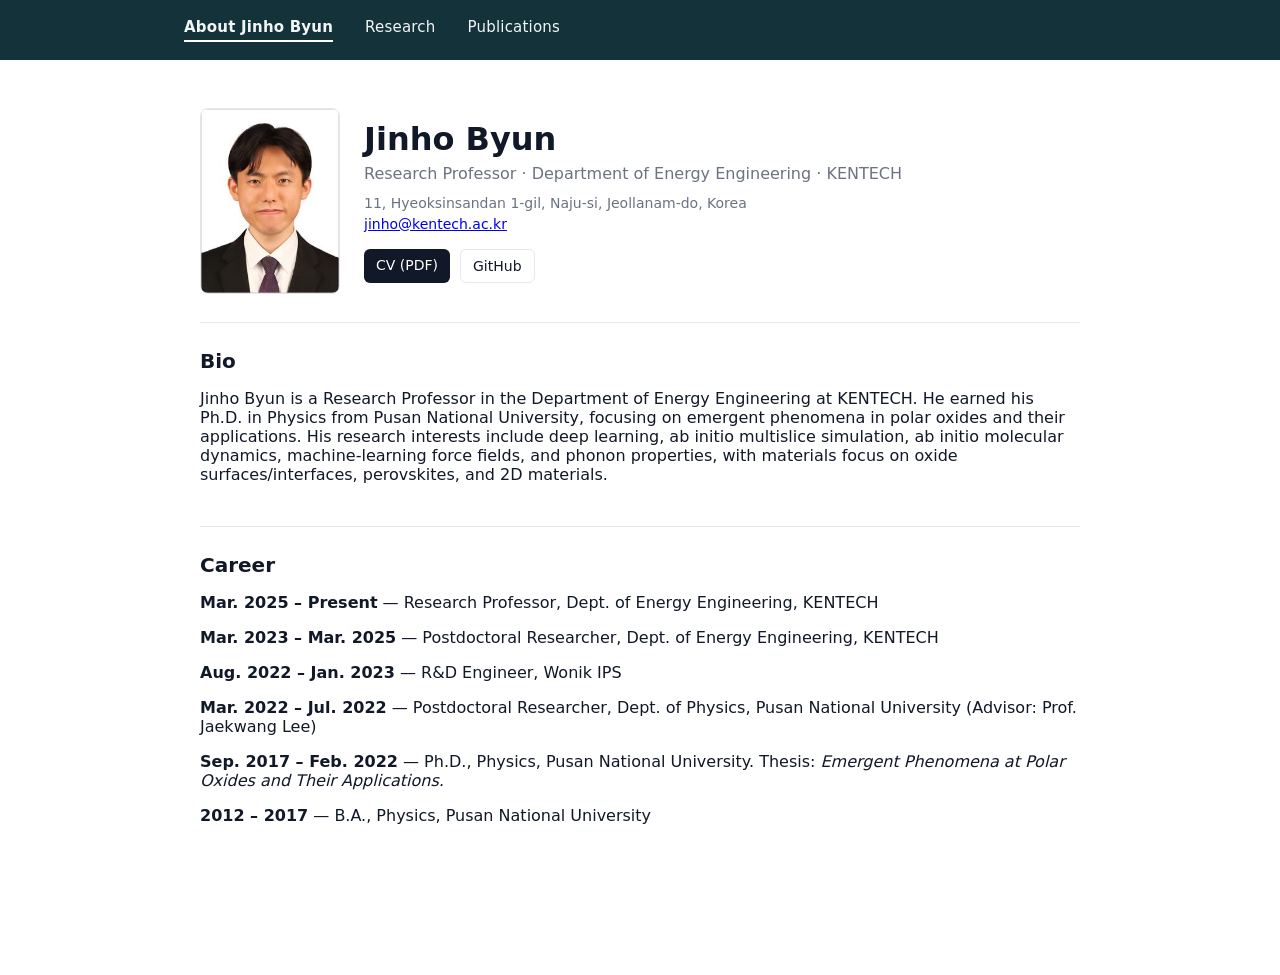
<file: index.html>
<!doctype html>
<html lang="en">
<head>
  <meta charset="utf-8" />
  <meta name="viewport" content="width=device-width, initial-scale=1" />
  <title>Jinho Byun | About</title>
  <link rel="stylesheet" href="styles.css" />
</head>
<body>
  <nav class="navbar">
    <div class="navbar-inner">
      <a href="index.html" class="active">About Jinho Byun</a>
      <a href="research.html">Research</a>
      <a href="publications.html">Publications</a>
    </div>
  </nav>
  <main class="page">
    <header class="hero">
      <img class="avatar" src="assets/profile.jpg" alt="Jinho Byun" />
      <div>
        <h1>Jinho Byun</h1>
        <p class="subtitle">Research Professor · Department of Energy Engineering · KENTECH</p>
        <p class="contact">
          11, Hyeoksinsandan 1-gil, Naju-si, Jeollanam-do, Korea<br />
          <a href="mailto:jinho@kentech.ac.kr">jinho@kentech.ac.kr</a>
        </p>
        <div class="links">
          <a class="btn" href="assets/Jinho_Byun_CV.pdf">CV (PDF)</a>
          <a class="btn ghost" href="https://github.com/material-JH">GitHub</a>
        </div>
      </div>
    </header>

    <section class="section">
      <h2>Bio</h2>
      <p>
        Jinho Byun is a Research Professor in the Department of Energy Engineering at KENTECH.
        He earned his Ph.D. in Physics from Pusan National University, focusing on emergent phenomena
        in polar oxides and their applications. His research interests include deep learning, ab&nbsp;initio
        multislice simulation, ab&nbsp;initio molecular dynamics, machine‑learning force fields, and phonon
        properties, with materials focus on oxide surfaces/interfaces, perovskites, and 2D materials.
      </p>
    </section>

    <section class="section">
      <h2>Career</h2>
      <p><b>Mar. 2025 – Present</b> — Research Professor, Dept. of Energy Engineering, KENTECH</p>
      <p><b>Mar. 2023 – Mar. 2025</b> — Postdoctoral Researcher, Dept. of Energy Engineering, KENTECH</p>
      <p><b>Aug. 2022 – Jan. 2023</b> — R&amp;D Engineer, Wonik IPS</p>
      <p><b>Mar. 2022 – Jul. 2022</b> — Postdoctoral Researcher, Dept. of Physics, Pusan National University (Advisor: Prof. Jaekwang Lee)</p>
      <p><b>Sep. 2017 – Feb. 2022</b> — Ph.D., Physics, Pusan National University. Thesis: <i>Emergent Phenomena at Polar Oxides and Their Applications.</i></p>
      <p><b>2012 – 2017</b> — B.A., Physics, Pusan National University</p>
    </section>
  </main>
</body>
</html>
</file>
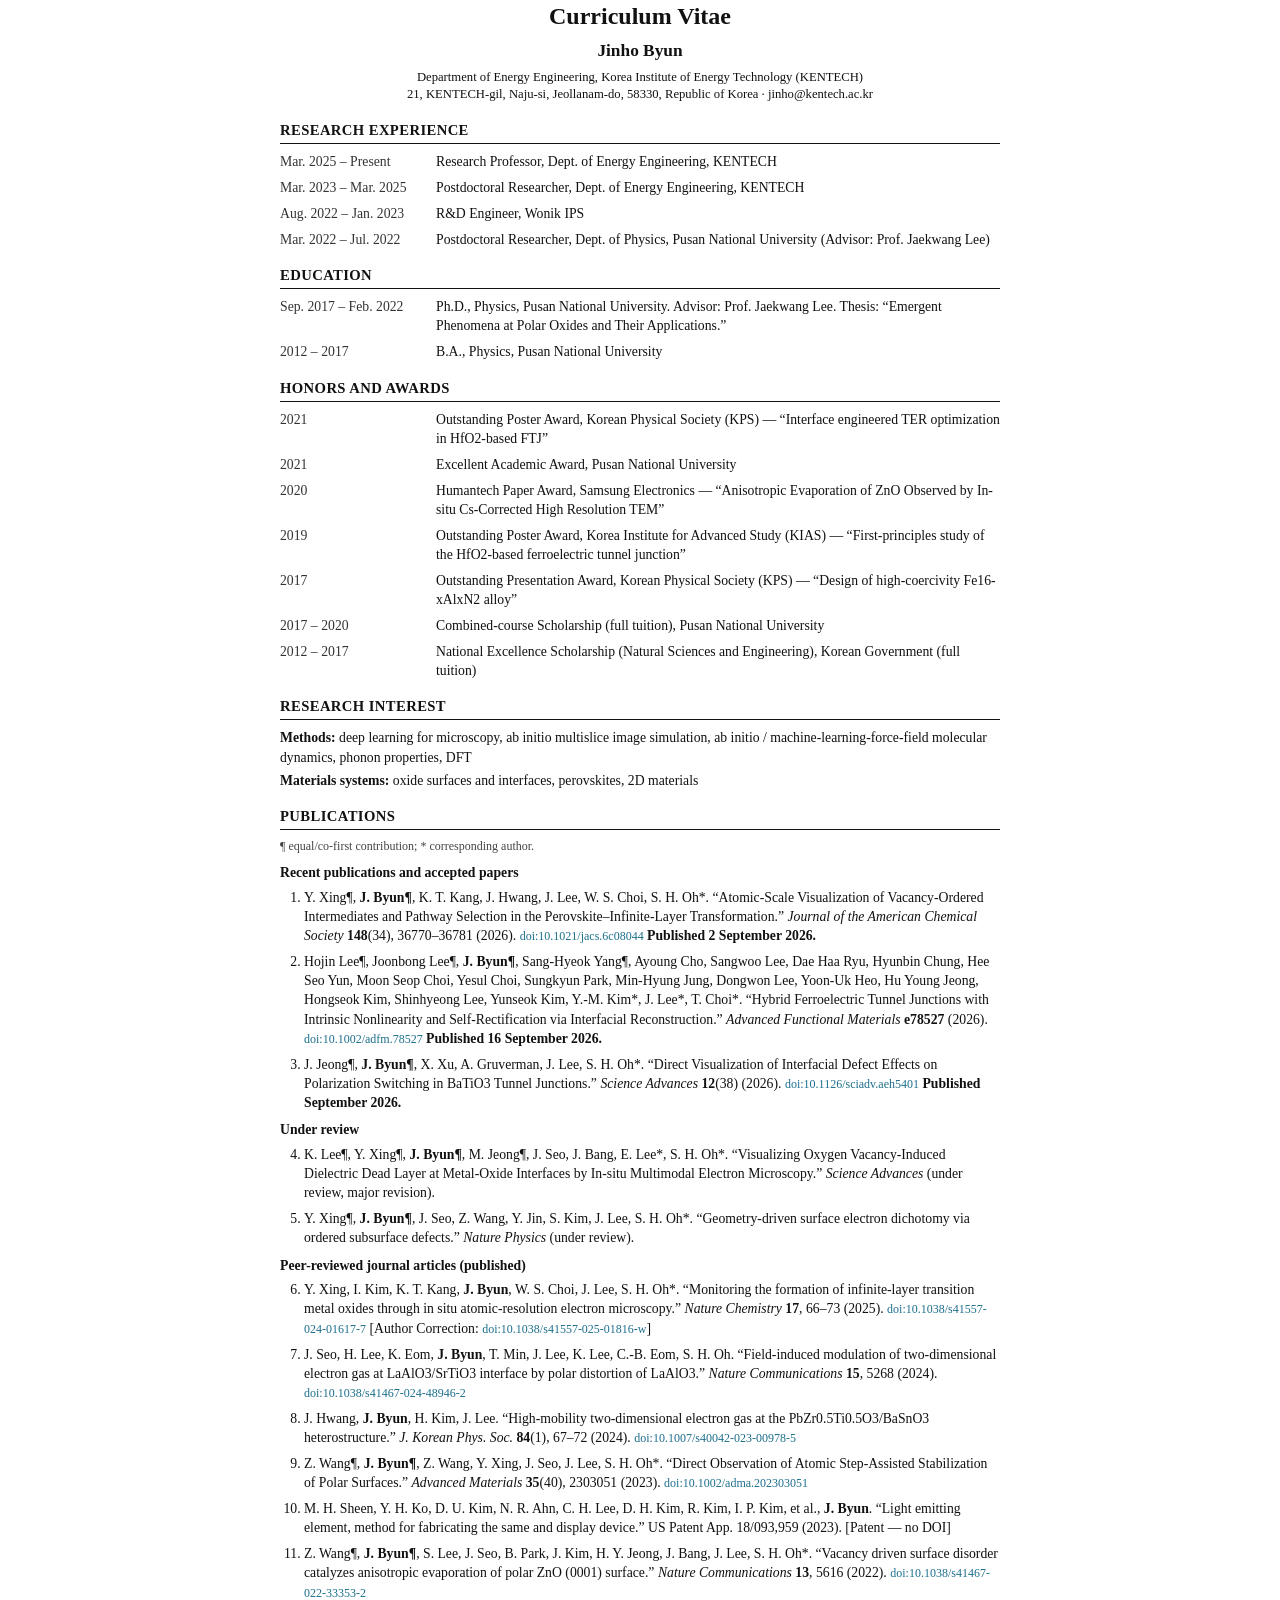
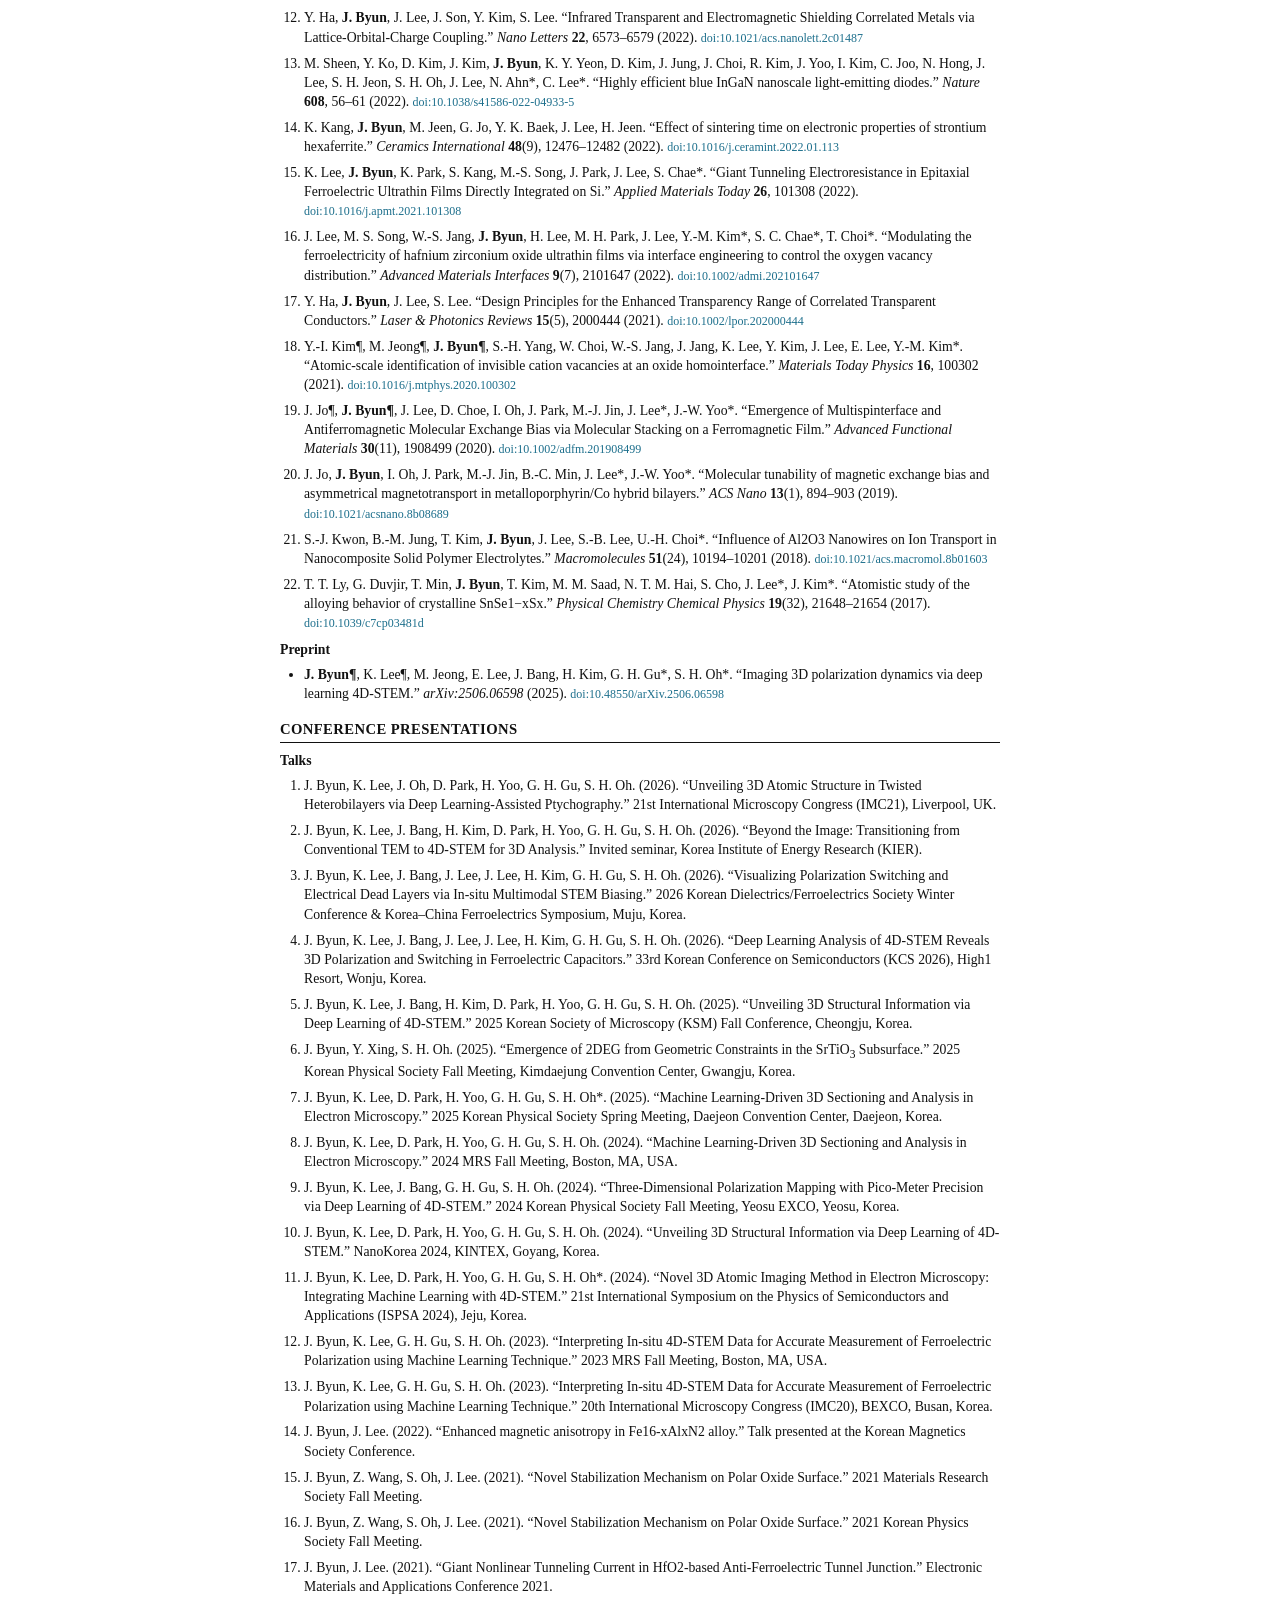
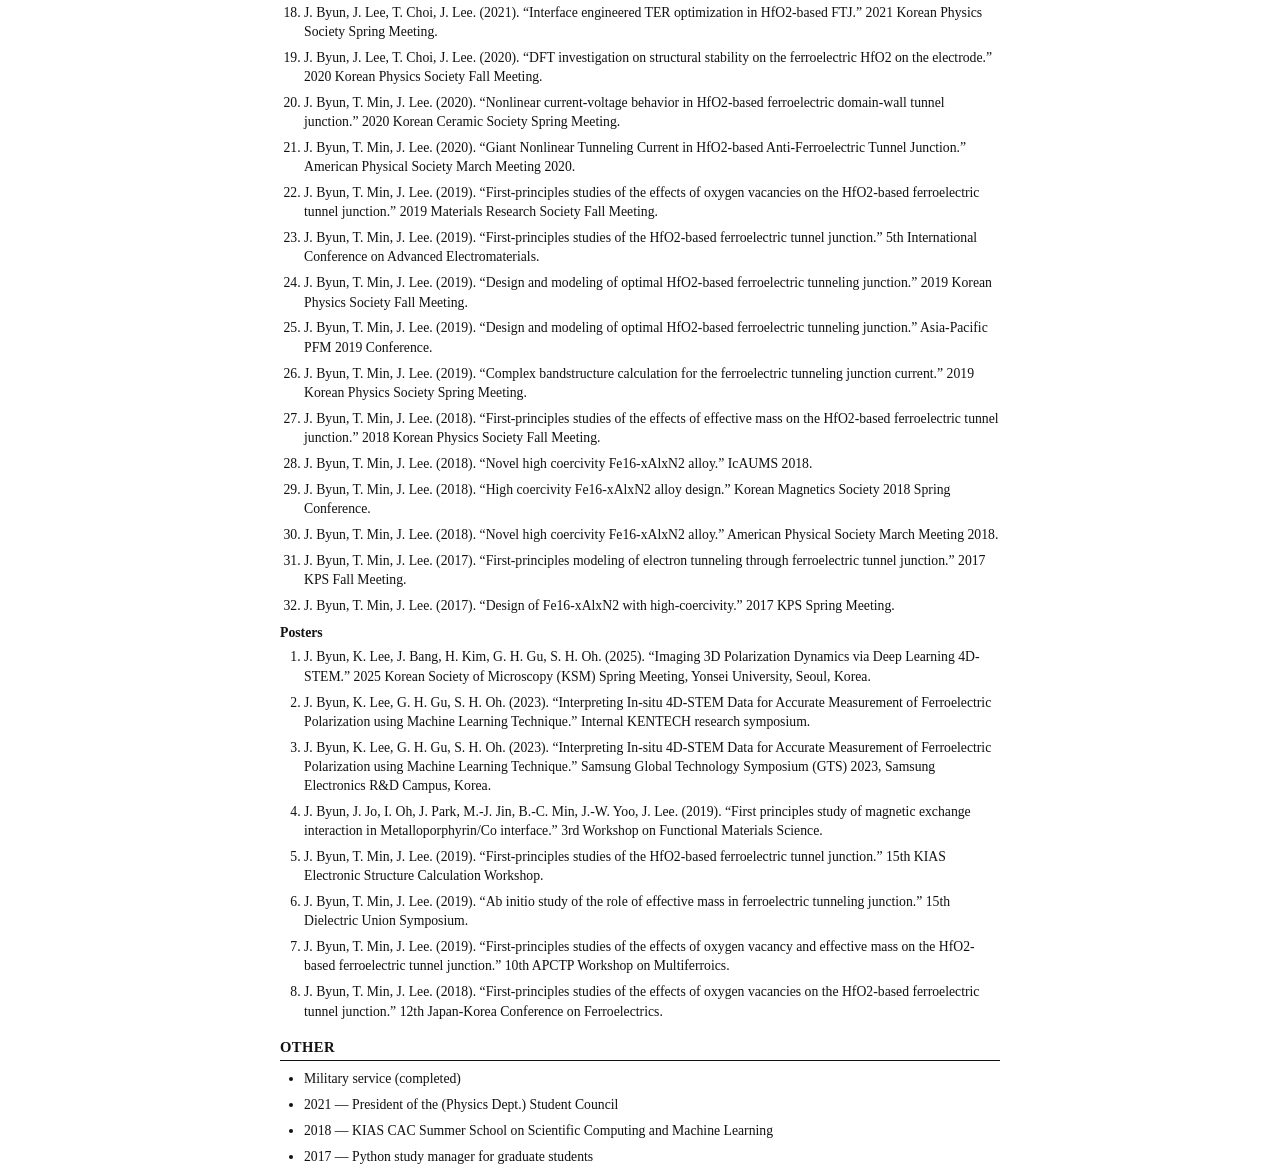
<file: cv_source.html>
<!doctype html>
<html lang="en">
<head>
<meta charset="utf-8" />
<title>Jinho Byun CV</title>
<style>
  @page { size: A4; margin: 20mm 20mm; }
  * { box-sizing: border-box; }
  body {
    font-family: "Times New Roman", Georgia, "Noto Serif KR", serif;
    color: #111;
    font-size: 10.3pt;
    line-height: 1.4;
    max-width: 720px;
    margin: 0 auto;
  }
  h1 { font-size: 18pt; text-align: center; margin: 0 0 2pt 0; }
  .center { text-align: center; }
  .contact { text-align: center; font-size: 9.5pt; margin: 0 0 12pt 0; }
  h2 {
    font-size: 11pt;
    text-transform: uppercase;
    letter-spacing: 0.4px;
    border-bottom: 1.2px solid #111;
    padding-bottom: 2pt;
    margin: 12pt 0 6pt 0;
    page-break-after: avoid;
  }
  .row { display: grid; grid-template-columns: 148px 1fr; gap: 8px; margin-bottom: 5pt; }
  .row .when { color: #333; }
  ol, ul { margin: 4pt 0; padding-left: 18pt; }
  li { margin-bottom: 5pt; }
  .status { font-weight: 700; }
  .subhead { font-weight: 700; margin: 6pt 0 3pt 0; }
  .doi { color: #1d6f8c; text-decoration: none; font-size: 9pt; }
  p { margin: 3pt 0; }
</style>
</head>
<body>

<h1>Curriculum Vitae</h1>
<p class="center" style="font-size:13pt; font-weight:700; margin: 4pt 0;">Jinho Byun</p>
<p class="contact">
  Department of Energy Engineering, Korea Institute of Energy Technology (KENTECH)<br/>
  21, KENTECH-gil, Naju-si, Jeollanam-do, 58330, Republic of Korea &middot; jinho@kentech.ac.kr
</p>

<h2>Research Experience</h2>
<div class="row"><div class="when">Mar. 2025 &ndash; Present</div><div>Research Professor, Dept. of Energy Engineering, KENTECH</div></div>
<div class="row"><div class="when">Mar. 2023 &ndash; Mar. 2025</div><div>Postdoctoral Researcher, Dept. of Energy Engineering, KENTECH</div></div>
<div class="row"><div class="when">Aug. 2022 &ndash; Jan. 2023</div><div>R&amp;D Engineer, Wonik IPS</div></div>
<div class="row"><div class="when">Mar. 2022 &ndash; Jul. 2022</div><div>Postdoctoral Researcher, Dept. of Physics, Pusan National University (Advisor: Prof. Jaekwang Lee)</div></div>

<h2>Education</h2>
<div class="row"><div class="when">Sep. 2017 &ndash; Feb. 2022</div><div>Ph.D., Physics, Pusan National University. Advisor: Prof. Jaekwang Lee. Thesis: &ldquo;Emergent Phenomena at Polar Oxides and Their Applications.&rdquo;</div></div>
<div class="row"><div class="when">2012 &ndash; 2017</div><div>B.A., Physics, Pusan National University</div></div>

<h2>Honors and Awards</h2>
<div class="row"><div class="when">2021</div><div>Outstanding Poster Award, Korean Physical Society (KPS) &mdash; &ldquo;Interface engineered TER optimization in HfO2-based FTJ&rdquo;</div></div>
<div class="row"><div class="when">2021</div><div>Excellent Academic Award, Pusan National University</div></div>
<div class="row"><div class="when">2020</div><div>Humantech Paper Award, Samsung Electronics &mdash; &ldquo;Anisotropic Evaporation of ZnO Observed by In-situ Cs-Corrected High Resolution TEM&rdquo;</div></div>
<div class="row"><div class="when">2019</div><div>Outstanding Poster Award, Korea Institute for Advanced Study (KIAS) &mdash; &ldquo;First-principles study of the HfO2-based ferroelectric tunnel junction&rdquo;</div></div>
<div class="row"><div class="when">2017</div><div>Outstanding Presentation Award, Korean Physical Society (KPS) &mdash; &ldquo;Design of high-coercivity Fe16-xAlxN2 alloy&rdquo;</div></div>
<div class="row"><div class="when">2017 &ndash; 2020</div><div>Combined-course Scholarship (full tuition), Pusan National University</div></div>
<div class="row"><div class="when">2012 &ndash; 2017</div><div>National Excellence Scholarship (Natural Sciences and Engineering), Korean Government (full tuition)</div></div>

<h2>Research Interest</h2>
<p><b>Methods:</b> deep learning for microscopy, ab initio multislice image simulation, ab initio / machine-learning-force-field molecular dynamics, phonon properties, DFT</p>
<p><b>Materials systems:</b> oxide surfaces and interfaces, perovskites, 2D materials</p>

<h2>Publications</h2>
<p style="font-size:9pt; color:#444;">&para; equal/co-first contribution; * corresponding author.</p>
<div class="subhead">Recent publications and accepted papers</div>
<ol>
<li>Y. Xing&para;, <b>J. Byun&para;</b>, K. T. Kang, J. Hwang, J. Lee, W. S. Choi, S. H. Oh*. &ldquo;Atomic-Scale Visualization of Vacancy-Ordered Intermediates and Pathway Selection in the Perovskite&ndash;Infinite-Layer Transformation.&rdquo; <i>Journal of the American Chemical Society</i> <b>148</b>(34), 36770&ndash;36781 (2026). <a class="doi" href="https://doi.org/10.1021/jacs.6c08044">doi:10.1021/jacs.6c08044</a> <span class="status">Published 2 September 2026.</span></li>
<li>Hojin Lee&para;, Joonbong Lee&para;, <b>J. Byun&para;</b>, Sang-Hyeok Yang&para;, Ayoung Cho, Sangwoo Lee, Dae Haa Ryu, Hyunbin Chung, Hee Seo Yun, Moon Seop Choi, Yesul Choi, Sungkyun Park, Min-Hyung Jung, Dongwon Lee, Yoon-Uk Heo, Hu Young Jeong, Hongseok Kim, Shinhyeong Lee, Yunseok Kim, Y.-M. Kim*, J. Lee*, T. Choi*. &ldquo;Hybrid Ferroelectric Tunnel Junctions with Intrinsic Nonlinearity and Self-Rectification via Interfacial Reconstruction.&rdquo; <i>Advanced Functional Materials</i> <b>e78527</b> (2026). <a class="doi" href="https://doi.org/10.1002/adfm.78527">doi:10.1002/adfm.78527</a> <span class="status">Published 16 September 2026.</span></li>
<li>J. Jeong&para;, <b>J. Byun&para;</b>, X. Xu, A. Gruverman, J. Lee, S. H. Oh*. &ldquo;Direct Visualization of Interfacial Defect Effects on Polarization Switching in BaTiO3 Tunnel Junctions.&rdquo; <i>Science Advances</i> <b>12</b>(38) (2026). <a class="doi" href="https://doi.org/10.1126/sciadv.aeh5401">doi:10.1126/sciadv.aeh5401</a> <span class="status">Published September 2026.</span></li>
</ol>
<div class="subhead">Under review</div>
<ol start="4">
<li>K. Lee&para;, Y. Xing&para;, <b>J. Byun&para;</b>, M. Jeong&para;, J. Seo, J. Bang, E. Lee*, S. H. Oh*. &ldquo;Visualizing Oxygen Vacancy-Induced Dielectric Dead Layer at Metal-Oxide Interfaces by In-situ Multimodal Electron Microscopy.&rdquo; <i>Science Advances</i> (under review, major revision).</li>
<li>Y. Xing&para;, <b>J. Byun&para;</b>, J. Seo, Z. Wang, Y. Jin, S. Kim, J. Lee, S. H. Oh*. &ldquo;Geometry-driven surface electron dichotomy via ordered subsurface defects.&rdquo; <i>Nature Physics</i> (under review).</li>
</ol>
<div class="subhead">Peer-reviewed journal articles (published)</div>
<ol start="6">
<li>Y. Xing, I. Kim, K. T. Kang, <b>J. Byun</b>, W. S. Choi, J. Lee, S. H. Oh*. &ldquo;Monitoring the formation of infinite-layer transition metal oxides through in situ atomic-resolution electron microscopy.&rdquo; <i>Nature Chemistry</i> <b>17</b>, 66&ndash;73 (2025). <a class="doi" href="https://doi.org/10.1038/s41557-024-01617-7">doi:10.1038/s41557-024-01617-7</a> [Author Correction: <a class="doi" href="https://doi.org/10.1038/s41557-025-01816-w">doi:10.1038/s41557-025-01816-w</a>]</li>
<li>J. Seo, H. Lee, K. Eom, <b>J. Byun</b>, T. Min, J. Lee, K. Lee, C.-B. Eom, S. H. Oh. &ldquo;Field-induced modulation of two-dimensional electron gas at LaAlO3/SrTiO3 interface by polar distortion of LaAlO3.&rdquo; <i>Nature Communications</i> <b>15</b>, 5268 (2024). <a class="doi" href="https://doi.org/10.1038/s41467-024-48946-2">doi:10.1038/s41467-024-48946-2</a></li>
<li>J. Hwang, <b>J. Byun</b>, H. Kim, J. Lee. &ldquo;High-mobility two-dimensional electron gas at the PbZr0.5Ti0.5O3/BaSnO3 heterostructure.&rdquo; <i>J. Korean Phys. Soc.</i> <b>84</b>(1), 67&ndash;72 (2024). <a class="doi" href="https://doi.org/10.1007/s40042-023-00978-5">doi:10.1007/s40042-023-00978-5</a></li>
<li>Z. Wang&para;, <b>J. Byun&para;</b>, Z. Wang, Y. Xing, J. Seo, J. Lee, S. H. Oh*. &ldquo;Direct Observation of Atomic Step-Assisted Stabilization of Polar Surfaces.&rdquo; <i>Advanced Materials</i> <b>35</b>(40), 2303051 (2023). <a class="doi" href="https://doi.org/10.1002/adma.202303051">doi:10.1002/adma.202303051</a></li>
<li>M. H. Sheen, Y. H. Ko, D. U. Kim, N. R. Ahn, C. H. Lee, D. H. Kim, R. Kim, I. P. Kim, et al., <b>J. Byun</b>. &ldquo;Light emitting element, method for fabricating the same and display device.&rdquo; US Patent App. 18/093,959 (2023). [Patent &mdash; no DOI]</li>
<li>Z. Wang&para;, <b>J. Byun&para;</b>, S. Lee, J. Seo, B. Park, J. Kim, H. Y. Jeong, J. Bang, J. Lee, S. H. Oh*. &ldquo;Vacancy driven surface disorder catalyzes anisotropic evaporation of polar ZnO (0001) surface.&rdquo; <i>Nature Communications</i> <b>13</b>, 5616 (2022). <a class="doi" href="https://doi.org/10.1038/s41467-022-33353-2">doi:10.1038/s41467-022-33353-2</a></li>
<li>Y. Ha, <b>J. Byun</b>, J. Lee, J. Son, Y. Kim, S. Lee. &ldquo;Infrared Transparent and Electromagnetic Shielding Correlated Metals via Lattice-Orbital-Charge Coupling.&rdquo; <i>Nano Letters</i> <b>22</b>, 6573&ndash;6579 (2022). <a class="doi" href="https://doi.org/10.1021/acs.nanolett.2c01487">doi:10.1021/acs.nanolett.2c01487</a></li>
<li>M. Sheen, Y. Ko, D. Kim, J. Kim, <b>J. Byun</b>, K. Y. Yeon, D. Kim, J. Jung, J. Choi, R. Kim, J. Yoo, I. Kim, C. Joo, N. Hong, J. Lee, S. H. Jeon, S. H. Oh, J. Lee, N. Ahn*, C. Lee*. &ldquo;Highly efficient blue InGaN nanoscale light-emitting diodes.&rdquo; <i>Nature</i> <b>608</b>, 56&ndash;61 (2022). <a class="doi" href="https://doi.org/10.1038/s41586-022-04933-5">doi:10.1038/s41586-022-04933-5</a></li>
<li>K. Kang, <b>J. Byun</b>, M. Jeen, G. Jo, Y. K. Baek, J. Lee, H. Jeen. &ldquo;Effect of sintering time on electronic properties of strontium hexaferrite.&rdquo; <i>Ceramics International</i> <b>48</b>(9), 12476&ndash;12482 (2022). <a class="doi" href="https://doi.org/10.1016/j.ceramint.2022.01.113">doi:10.1016/j.ceramint.2022.01.113</a></li>
<li>K. Lee, <b>J. Byun</b>, K. Park, S. Kang, M.-S. Song, J. Park, J. Lee, S. Chae*. &ldquo;Giant Tunneling Electroresistance in Epitaxial Ferroelectric Ultrathin Films Directly Integrated on Si.&rdquo; <i>Applied Materials Today</i> <b>26</b>, 101308 (2022). <a class="doi" href="https://doi.org/10.1016/j.apmt.2021.101308">doi:10.1016/j.apmt.2021.101308</a></li>
<li>J. Lee, M. S. Song, W.-S. Jang, <b>J. Byun</b>, H. Lee, M. H. Park, J. Lee, Y.-M. Kim*, S. C. Chae*, T. Choi*. &ldquo;Modulating the ferroelectricity of hafnium zirconium oxide ultrathin films via interface engineering to control the oxygen vacancy distribution.&rdquo; <i>Advanced Materials Interfaces</i> <b>9</b>(7), 2101647 (2022). <a class="doi" href="https://doi.org/10.1002/admi.202101647">doi:10.1002/admi.202101647</a></li>
<li>Y. Ha, <b>J. Byun</b>, J. Lee, S. Lee. &ldquo;Design Principles for the Enhanced Transparency Range of Correlated Transparent Conductors.&rdquo; <i>Laser &amp; Photonics Reviews</i> <b>15</b>(5), 2000444 (2021). <a class="doi" href="https://doi.org/10.1002/lpor.202000444">doi:10.1002/lpor.202000444</a></li>
<li>Y.-I. Kim&para;, M. Jeong&para;, <b>J. Byun&para;</b>, S.-H. Yang, W. Choi, W.-S. Jang, J. Jang, K. Lee, Y. Kim, J. Lee, E. Lee, Y.-M. Kim*. &ldquo;Atomic-scale identification of invisible cation vacancies at an oxide homointerface.&rdquo; <i>Materials Today Physics</i> <b>16</b>, 100302 (2021). <a class="doi" href="https://doi.org/10.1016/j.mtphys.2020.100302">doi:10.1016/j.mtphys.2020.100302</a></li>
<li>J. Jo&para;, <b>J. Byun&para;</b>, J. Lee, D. Choe, I. Oh, J. Park, M.-J. Jin, J. Lee*, J.-W. Yoo*. &ldquo;Emergence of Multispinterface and Antiferromagnetic Molecular Exchange Bias via Molecular Stacking on a Ferromagnetic Film.&rdquo; <i>Advanced Functional Materials</i> <b>30</b>(11), 1908499 (2020). <a class="doi" href="https://doi.org/10.1002/adfm.201908499">doi:10.1002/adfm.201908499</a></li>
<li>J. Jo, <b>J. Byun</b>, I. Oh, J. Park, M.-J. Jin, B.-C. Min, J. Lee*, J.-W. Yoo*. &ldquo;Molecular tunability of magnetic exchange bias and asymmetrical magnetotransport in metalloporphyrin/Co hybrid bilayers.&rdquo; <i>ACS Nano</i> <b>13</b>(1), 894&ndash;903 (2019). <a class="doi" href="https://doi.org/10.1021/acsnano.8b08689">doi:10.1021/acsnano.8b08689</a></li>
<li>S.-J. Kwon, B.-M. Jung, T. Kim, <b>J. Byun</b>, J. Lee, S.-B. Lee, U.-H. Choi*. &ldquo;Influence of Al2O3 Nanowires on Ion Transport in Nanocomposite Solid Polymer Electrolytes.&rdquo; <i>Macromolecules</i> <b>51</b>(24), 10194&ndash;10201 (2018). <a class="doi" href="https://doi.org/10.1021/acs.macromol.8b01603">doi:10.1021/acs.macromol.8b01603</a></li>
<li>T. T. Ly, G. Duvjir, T. Min, <b>J. Byun</b>, T. Kim, M. M. Saad, N. T. M. Hai, S. Cho, J. Lee*, J. Kim*. &ldquo;Atomistic study of the alloying behavior of crystalline SnSe1&minus;xSx.&rdquo; <i>Physical Chemistry Chemical Physics</i> <b>19</b>(32), 21648&ndash;21654 (2017). <a class="doi" href="https://doi.org/10.1039/c7cp03481d">doi:10.1039/c7cp03481d</a></li>
</ol>
<div class="subhead">Preprint</div>
<ul>
<li><b>J. Byun&para;</b>, K. Lee&para;, M. Jeong, E. Lee, J. Bang, H. Kim, G. H. Gu*, S. H. Oh*. &ldquo;Imaging 3D polarization dynamics via deep learning 4D-STEM.&rdquo; <i>arXiv:2506.06598</i> (2025). <a class="doi" href="https://doi.org/10.48550/arXiv.2506.06598">doi:10.48550/arXiv.2506.06598</a></li>
</ul>

<h2>Conference Presentations</h2>
<div class="subhead">Talks</div>
<ol>
<li>J. Byun, K. Lee, J. Oh, D. Park, H. Yoo, G. H. Gu, S. H. Oh. (2026). &ldquo;Unveiling 3D Atomic Structure in Twisted Heterobilayers via Deep Learning-Assisted Ptychography.&rdquo; 21st International Microscopy Congress (IMC21), Liverpool, UK.</li>
<li>J. Byun, K. Lee, J. Bang, H. Kim, D. Park, H. Yoo, G. H. Gu, S. H. Oh. (2026). &ldquo;Beyond the Image: Transitioning from Conventional TEM to 4D-STEM for 3D Analysis.&rdquo; Invited seminar, Korea Institute of Energy Research (KIER).</li>
<li>J. Byun, K. Lee, J. Bang, J. Lee, J. Lee, H. Kim, G. H. Gu, S. H. Oh. (2026). &ldquo;Visualizing Polarization Switching and Electrical Dead Layers via In-situ Multimodal STEM Biasing.&rdquo; 2026 Korean Dielectrics/Ferroelectrics Society Winter Conference &amp; Korea&ndash;China Ferroelectrics Symposium, Muju, Korea.</li>
<li>J. Byun, K. Lee, J. Bang, J. Lee, J. Lee, H. Kim, G. H. Gu, S. H. Oh. (2026). &ldquo;Deep Learning Analysis of 4D-STEM Reveals 3D Polarization and Switching in Ferroelectric Capacitors.&rdquo; 33rd Korean Conference on Semiconductors (KCS 2026), High1 Resort, Wonju, Korea.</li>
<li>J. Byun, K. Lee, J. Bang, H. Kim, D. Park, H. Yoo, G. H. Gu, S. H. Oh. (2025). &ldquo;Unveiling 3D Structural Information via Deep Learning of 4D-STEM.&rdquo; 2025 Korean Society of Microscopy (KSM) Fall Conference, Cheongju, Korea.</li>
<li>J. Byun, Y. Xing, S. H. Oh. (2025). &ldquo;Emergence of 2DEG from Geometric Constraints in the SrTiO<sub>3</sub> Subsurface.&rdquo; 2025 Korean Physical Society Fall Meeting, Kimdaejung Convention Center, Gwangju, Korea.</li>
<li>J. Byun, K. Lee, D. Park, H. Yoo, G. H. Gu, S. H. Oh*. (2025). &ldquo;Machine Learning-Driven 3D Sectioning and Analysis in Electron Microscopy.&rdquo; 2025 Korean Physical Society Spring Meeting, Daejeon Convention Center, Daejeon, Korea.</li>
<li>J. Byun, K. Lee, D. Park, H. Yoo, G. H. Gu, S. H. Oh. (2024). &ldquo;Machine Learning-Driven 3D Sectioning and Analysis in Electron Microscopy.&rdquo; 2024 MRS Fall Meeting, Boston, MA, USA.</li>
<li>J. Byun, K. Lee, J. Bang, G. H. Gu, S. H. Oh. (2024). &ldquo;Three-Dimensional Polarization Mapping with Pico-Meter Precision via Deep Learning of 4D-STEM.&rdquo; 2024 Korean Physical Society Fall Meeting, Yeosu EXCO, Yeosu, Korea.</li>
<li>J. Byun, K. Lee, D. Park, H. Yoo, G. H. Gu, S. H. Oh. (2024). &ldquo;Unveiling 3D Structural Information via Deep Learning of 4D-STEM.&rdquo; NanoKorea 2024, KINTEX, Goyang, Korea.</li>
<li>J. Byun, K. Lee, D. Park, H. Yoo, G. H. Gu, S. H. Oh*. (2024). &ldquo;Novel 3D Atomic Imaging Method in Electron Microscopy: Integrating Machine Learning with 4D-STEM.&rdquo; 21st International Symposium on the Physics of Semiconductors and Applications (ISPSA 2024), Jeju, Korea.</li>
<li>J. Byun, K. Lee, G. H. Gu, S. H. Oh. (2023). &ldquo;Interpreting In-situ 4D-STEM Data for Accurate Measurement of Ferroelectric Polarization using Machine Learning Technique.&rdquo; 2023 MRS Fall Meeting, Boston, MA, USA.</li>
<li>J. Byun, K. Lee, G. H. Gu, S. H. Oh. (2023). &ldquo;Interpreting In-situ 4D-STEM Data for Accurate Measurement of Ferroelectric Polarization using Machine Learning Technique.&rdquo; 20th International Microscopy Congress (IMC20), BEXCO, Busan, Korea.</li>
<li>J. Byun, J. Lee. (2022). &ldquo;Enhanced magnetic anisotropy in Fe16-xAlxN2 alloy.&rdquo; Talk presented at the Korean Magnetics Society Conference.</li>
<li>J. Byun, Z. Wang, S. Oh, J. Lee. (2021). &ldquo;Novel Stabilization Mechanism on Polar Oxide Surface.&rdquo; 2021 Materials Research Society Fall Meeting.</li>
<li>J. Byun, Z. Wang, S. Oh, J. Lee. (2021). &ldquo;Novel Stabilization Mechanism on Polar Oxide Surface.&rdquo; 2021 Korean Physics Society Fall Meeting.</li>
<li>J. Byun, J. Lee. (2021). &ldquo;Giant Nonlinear Tunneling Current in HfO2-based Anti-Ferroelectric Tunnel Junction.&rdquo; Electronic Materials and Applications Conference 2021.</li>
<li>J. Byun, J. Lee, T. Choi, J. Lee. (2021). &ldquo;Interface engineered TER optimization in HfO2-based FTJ.&rdquo; 2021 Korean Physics Society Spring Meeting.</li>
<li>J. Byun, J. Lee, T. Choi, J. Lee. (2020). &ldquo;DFT investigation on structural stability on the ferroelectric HfO2 on the electrode.&rdquo; 2020 Korean Physics Society Fall Meeting.</li>
<li>J. Byun, T. Min, J. Lee. (2020). &ldquo;Nonlinear current-voltage behavior in HfO2-based ferroelectric domain-wall tunnel junction.&rdquo; 2020 Korean Ceramic Society Spring Meeting.</li>
<li>J. Byun, T. Min, J. Lee. (2020). &ldquo;Giant Nonlinear Tunneling Current in HfO2-based Anti-Ferroelectric Tunnel Junction.&rdquo; American Physical Society March Meeting 2020.</li>
<li>J. Byun, T. Min, J. Lee. (2019). &ldquo;First-principles studies of the effects of oxygen vacancies on the HfO2-based ferroelectric tunnel junction.&rdquo; 2019 Materials Research Society Fall Meeting.</li>
<li>J. Byun, T. Min, J. Lee. (2019). &ldquo;First-principles studies of the HfO2-based ferroelectric tunnel junction.&rdquo; 5th International Conference on Advanced Electromaterials.</li>
<li>J. Byun, T. Min, J. Lee. (2019). &ldquo;Design and modeling of optimal HfO2-based ferroelectric tunneling junction.&rdquo; 2019 Korean Physics Society Fall Meeting.</li>
<li>J. Byun, T. Min, J. Lee. (2019). &ldquo;Design and modeling of optimal HfO2-based ferroelectric tunneling junction.&rdquo; Asia-Pacific PFM 2019 Conference.</li>
<li>J. Byun, T. Min, J. Lee. (2019). &ldquo;Complex bandstructure calculation for the ferroelectric tunneling junction current.&rdquo; 2019 Korean Physics Society Spring Meeting.</li>
<li>J. Byun, T. Min, J. Lee. (2018). &ldquo;First-principles studies of the effects of effective mass on the HfO2-based ferroelectric tunnel junction.&rdquo; 2018 Korean Physics Society Fall Meeting.</li>
<li>J. Byun, T. Min, J. Lee. (2018). &ldquo;Novel high coercivity Fe16-xAlxN2 alloy.&rdquo; IcAUMS 2018.</li>
<li>J. Byun, T. Min, J. Lee. (2018). &ldquo;High coercivity Fe16-xAlxN2 alloy design.&rdquo; Korean Magnetics Society 2018 Spring Conference.</li>
<li>J. Byun, T. Min, J. Lee. (2018). &ldquo;Novel high coercivity Fe16-xAlxN2 alloy.&rdquo; American Physical Society March Meeting 2018.</li>
<li>J. Byun, T. Min, J. Lee. (2017). &ldquo;First-principles modeling of electron tunneling through ferroelectric tunnel junction.&rdquo; 2017 KPS Fall Meeting.</li>
<li>J. Byun, T. Min, J. Lee. (2017). &ldquo;Design of Fe16-xAlxN2 with high-coercivity.&rdquo; 2017 KPS Spring Meeting.</li>
</ol>
<div class="subhead">Posters</div>
<ol>
<li>J. Byun, K. Lee, J. Bang, H. Kim, G. H. Gu, S. H. Oh. (2025). &ldquo;Imaging 3D Polarization Dynamics via Deep Learning 4D-STEM.&rdquo; 2025 Korean Society of Microscopy (KSM) Spring Meeting, Yonsei University, Seoul, Korea.</li>
<li>J. Byun, K. Lee, G. H. Gu, S. H. Oh. (2023). &ldquo;Interpreting In-situ 4D-STEM Data for Accurate Measurement of Ferroelectric Polarization using Machine Learning Technique.&rdquo; Internal KENTECH research symposium.</li>
<li>J. Byun, K. Lee, G. H. Gu, S. H. Oh. (2023). &ldquo;Interpreting In-situ 4D-STEM Data for Accurate Measurement of Ferroelectric Polarization using Machine Learning Technique.&rdquo; Samsung Global Technology Symposium (GTS) 2023, Samsung Electronics R&amp;D Campus, Korea.</li>
<li>J. Byun, J. Jo, I. Oh, J. Park, M.-J. Jin, B.-C. Min, J.-W. Yoo, J. Lee. (2019). &ldquo;First principles study of magnetic exchange interaction in Metalloporphyrin/Co interface.&rdquo; 3rd Workshop on Functional Materials Science.</li>
<li>J. Byun, T. Min, J. Lee. (2019). &ldquo;First-principles studies of the HfO2-based ferroelectric tunnel junction.&rdquo; 15th KIAS Electronic Structure Calculation Workshop.</li>
<li>J. Byun, T. Min, J. Lee. (2019). &ldquo;Ab initio study of the role of effective mass in ferroelectric tunneling junction.&rdquo; 15th Dielectric Union Symposium.</li>
<li>J. Byun, T. Min, J. Lee. (2019). &ldquo;First-principles studies of the effects of oxygen vacancy and effective mass on the HfO2-based ferroelectric tunnel junction.&rdquo; 10th APCTP Workshop on Multiferroics.</li>
<li>J. Byun, T. Min, J. Lee. (2018). &ldquo;First-principles studies of the effects of oxygen vacancies on the HfO2-based ferroelectric tunnel junction.&rdquo; 12th Japan-Korea Conference on Ferroelectrics.</li>
</ol>
<h2>Other</h2>
<ul>
<li>Military service (completed)</li>
<li>2021 &mdash; President of the (Physics Dept.) Student Council</li>
<li>2018 &mdash; KIAS CAC Summer School on Scientific Computing and Machine Learning</li>
<li>2017 &mdash; Python study manager for graduate students</li>
</ul>

</body>
</html>
</file>
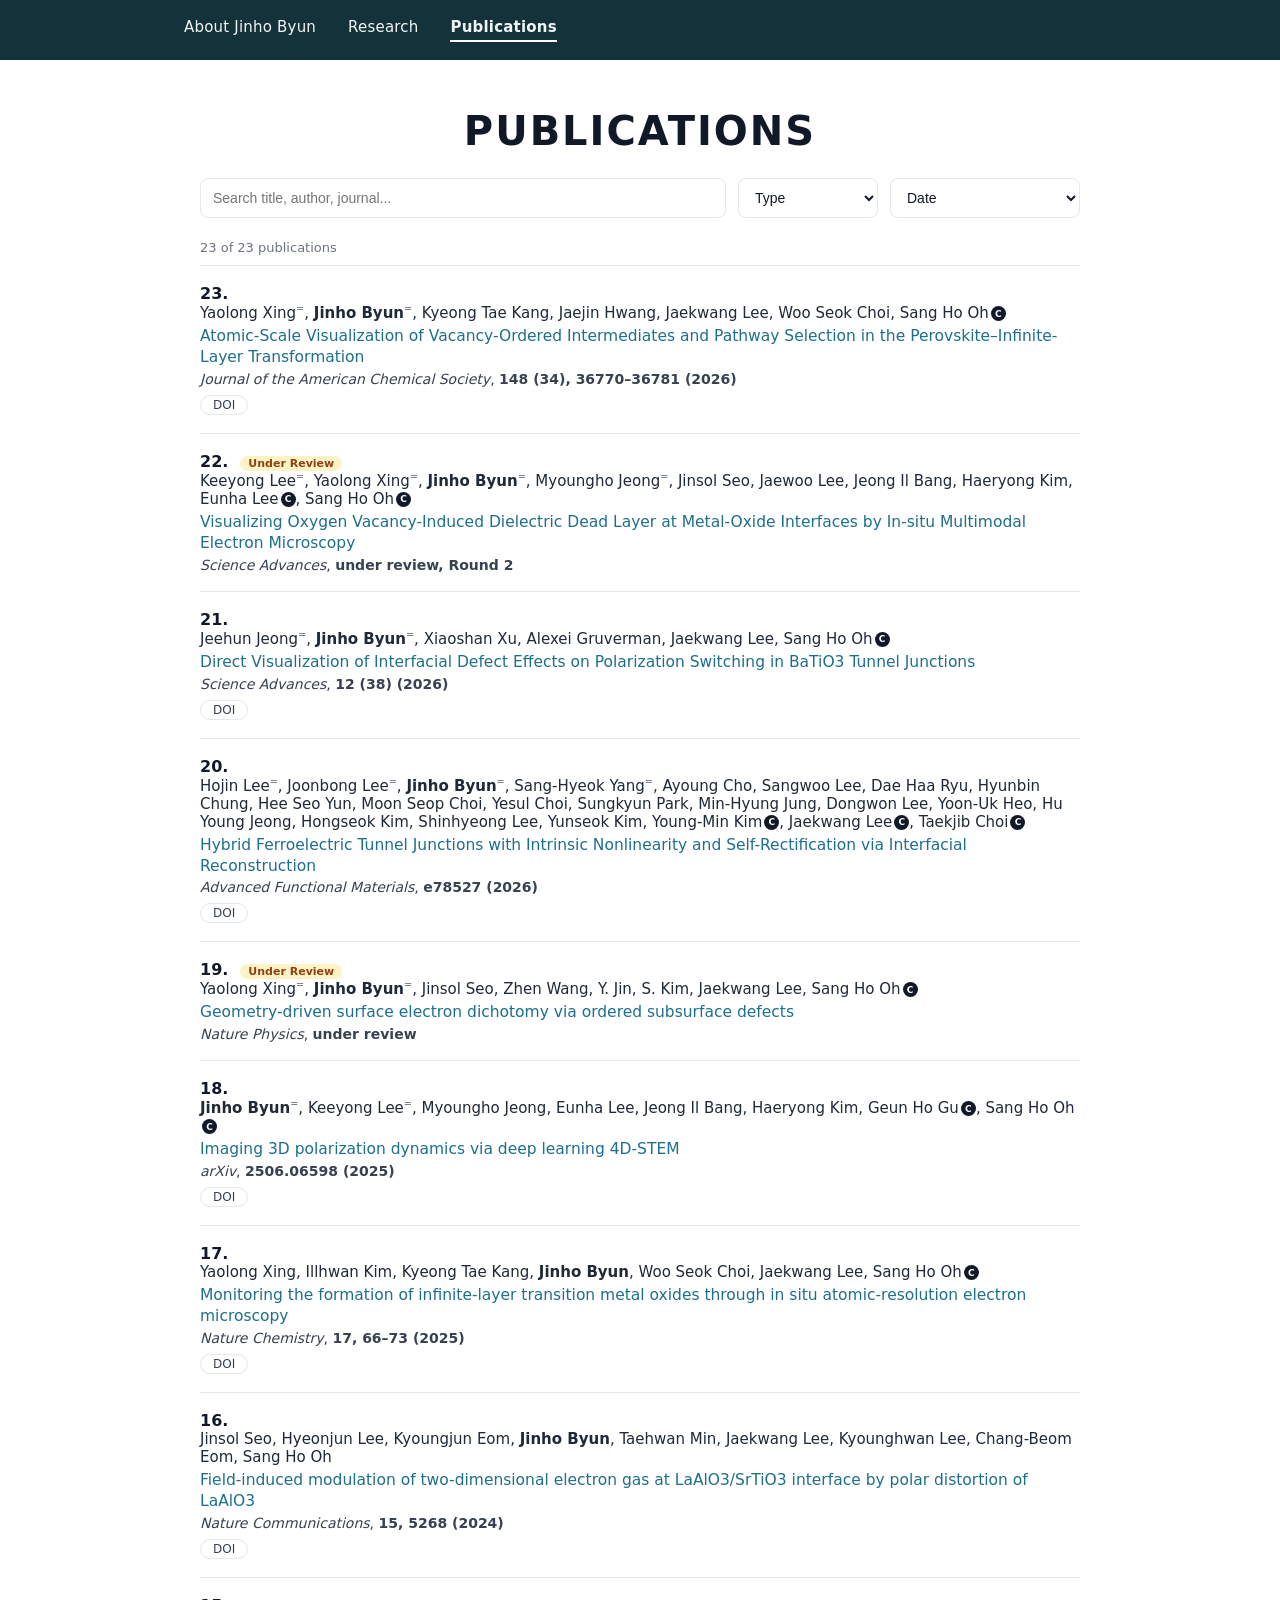
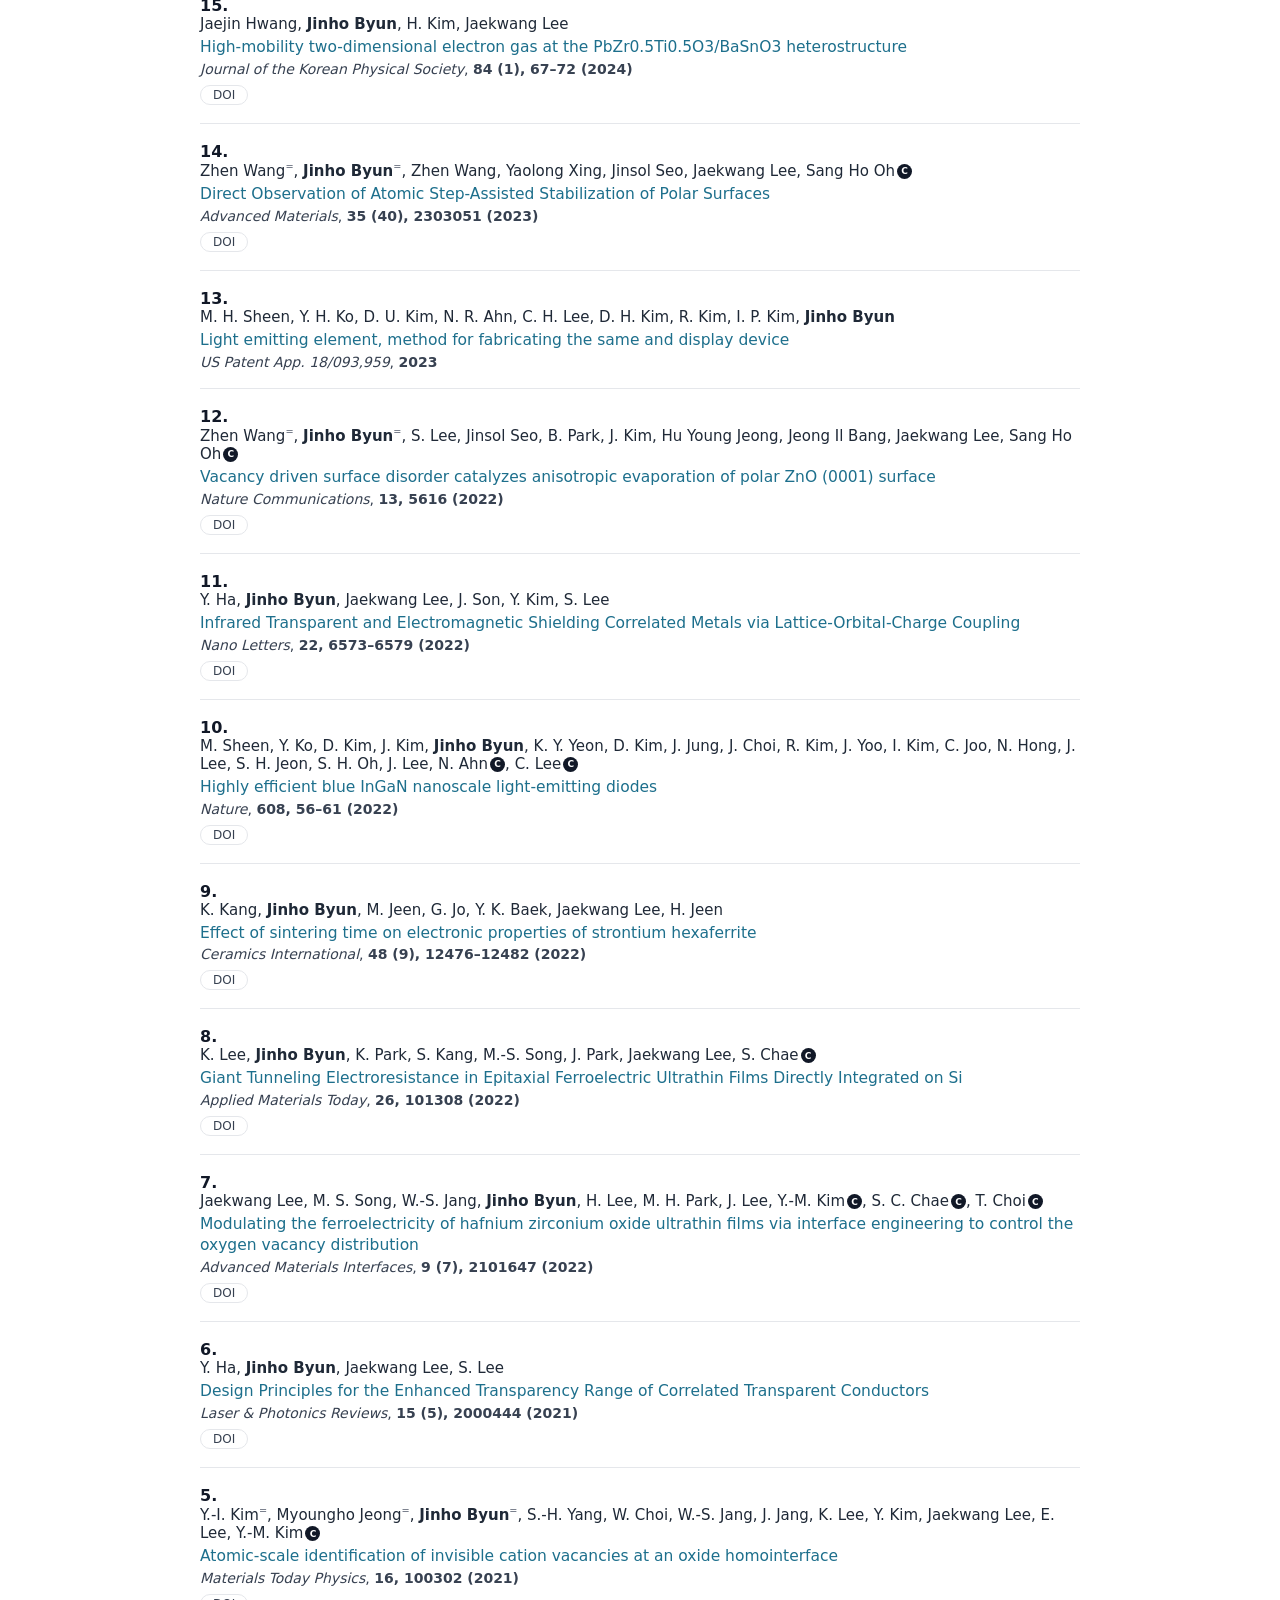
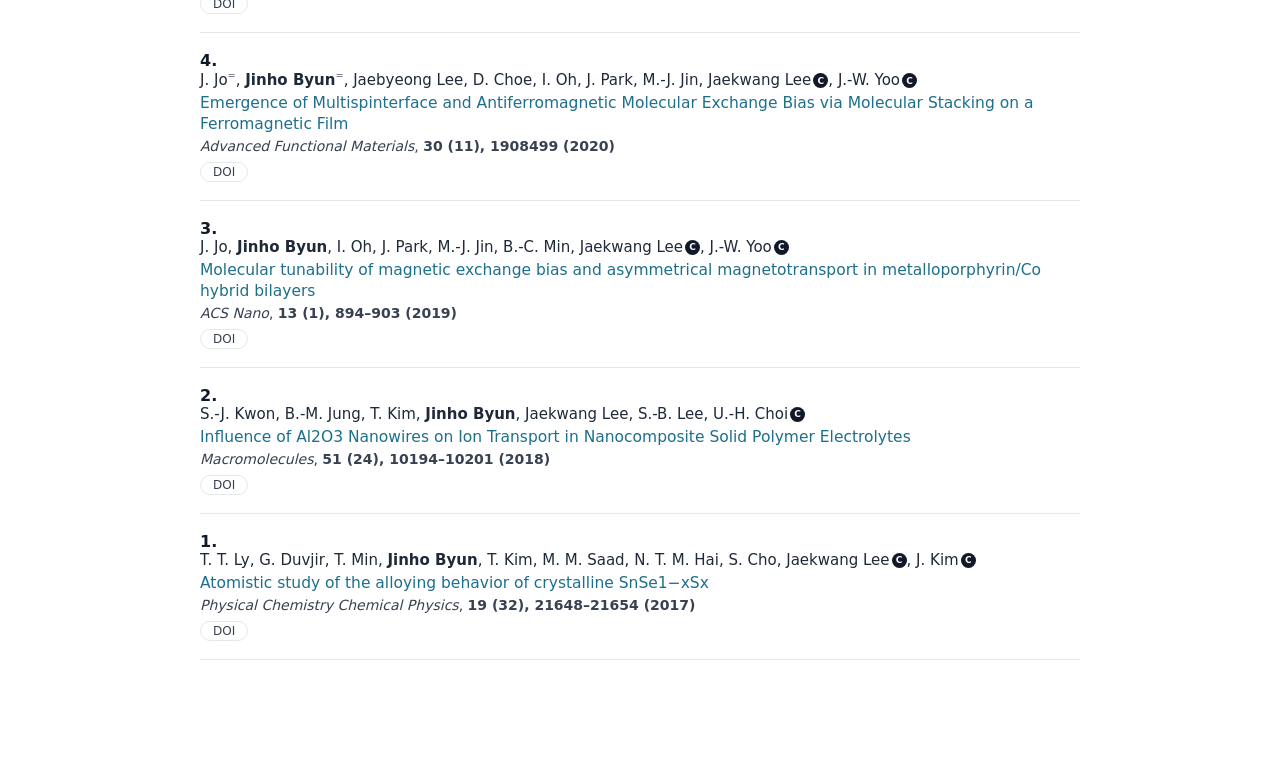
<file: publications.html>
<!doctype html>
<html lang="en">
<head>
  <meta charset="utf-8" />
  <meta name="viewport" content="width=device-width, initial-scale=1" />
  <title>Jinho Byun | Publications</title>
  <link rel="stylesheet" href="styles.css" />
</head>
<body>
  <nav class="navbar">
    <div class="navbar-inner">
      <a href="index.html">About Jinho Byun</a>
      <a href="research.html">Research</a>
      <a href="publications.html" class="active">Publications</a>
    </div>
  </nav>
  <main class="page">
    <h1 class="pub-page-title">PUBLICATIONS</h1>

    <div class="pub-filters">
      <input id="pub-search" type="search" placeholder="Search title, author, journal..." />
      <select id="pub-type">
        <option value="">Type</option>
        <option value="journal">Journal Article</option>
        <option value="preprint">Preprint</option>
        <option value="patent">Patent</option>
      </select>
      <select id="pub-date">
        <option value="">Date</option>
      </select>
    </div>

    <p class="pub-count" id="pub-count"></p>
    <div class="pub-list" id="pub-list"></div>
    <p class="pub-empty" id="pub-empty" style="display:none;">No publications match your search.</p>
  </main>

  <script>
    // ¶-marked "eq" = equal contribution; "corr" = corresponding author; "me" = Jinho Byun (bolded).
    function A(n, flags) { flags = flags || {}; return { n: n, eq: !!flags.eq, corr: !!flags.corr, me: n === "Jinho Byun" }; }

    const PUBS = [
      {
        num: 23, type: "journal", year: 2026,
        authors: [A("Yaolong Xing", { eq: true }), A("Jinho Byun", { eq: true }), A("Kyeong Tae Kang"), A("Jaejin Hwang"), A("Jaekwang Lee"), A("Woo Seok Choi"), A("Sang Ho Oh", { corr: true })],
        title: "Atomic-Scale Visualization of Vacancy-Ordered Intermediates and Pathway Selection in the Perovskite–Infinite-Layer Transformation",
        venue: "Journal of the American Chemical Society", venueYear: "148 (34), 36770–36781 (2026)",
        doi: "10.1021/jacs.6c08044"
      },
      {
        num: 22, type: "journal", year: null, status: "under-review",
        authors: [A("Keeyong Lee", { eq: true }), A("Yaolong Xing", { eq: true }), A("Jinho Byun", { eq: true }), A("Myoungho Jeong", { eq: true }), A("Jinsol Seo"), A("Jaewoo Lee"), A("Jeong Il Bang"), A("Haeryong Kim"), A("Eunha Lee", { corr: true }), A("Sang Ho Oh", { corr: true })],
        title: "Visualizing Oxygen Vacancy-Induced Dielectric Dead Layer at Metal-Oxide Interfaces by In-situ Multimodal Electron Microscopy",
        venue: "Science Advances", venueYear: "under review, Round 2",
      },
      {
        num: 21, type: "journal", year: 2026,
        authors: [A("Jeehun Jeong", { eq: true }), A("Jinho Byun", { eq: true }), A("Xiaoshan Xu"), A("Alexei Gruverman"), A("Jaekwang Lee"), A("Sang Ho Oh", { corr: true })],
        title: "Direct Visualization of Interfacial Defect Effects on Polarization Switching in BaTiO3 Tunnel Junctions",
        venue: "Science Advances", venueYear: "12 (38) (2026)",
        doi: "10.1126/sciadv.aeh5401"
      },
      {
        num: 20, type: "journal", year: 2026,
        authors: [A("Hojin Lee", { eq: true }), A("Joonbong Lee", { eq: true }), A("Jinho Byun", { eq: true }), A("Sang-Hyeok Yang", { eq: true }), A("Ayoung Cho"), A("Sangwoo Lee"), A("Dae Haa Ryu"), A("Hyunbin Chung"), A("Hee Seo Yun"), A("Moon Seop Choi"), A("Yesul Choi"), A("Sungkyun Park"), A("Min-Hyung Jung"), A("Dongwon Lee"), A("Yoon-Uk Heo"), A("Hu Young Jeong"), A("Hongseok Kim"), A("Shinhyeong Lee"), A("Yunseok Kim"), A("Young-Min Kim", { corr: true }), A("Jaekwang Lee", { corr: true }), A("Taekjib Choi", { corr: true })],
        title: "Hybrid Ferroelectric Tunnel Junctions with Intrinsic Nonlinearity and Self-Rectification via Interfacial Reconstruction",
        venue: "Advanced Functional Materials", venueYear: "e78527 (2026)",
        doi: "10.1002/adfm.78527"
      },
      {
        num: 19, type: "journal", year: null, status: "under-review",
        authors: [A("Yaolong Xing", { eq: true }), A("Jinho Byun", { eq: true }), A("Jinsol Seo"), A("Zhen Wang"), A("Y. Jin"), A("S. Kim"), A("Jaekwang Lee"), A("Sang Ho Oh", { corr: true })],
        title: "Geometry-driven surface electron dichotomy via ordered subsurface defects",
        venue: "Nature Physics", venueYear: "under review",
      },
      {
        num: 18, type: "preprint", year: 2025,
        authors: [A("Jinho Byun", { eq: true }), A("Keeyong Lee", { eq: true }), A("Myoungho Jeong"), A("Eunha Lee"), A("Jeong Il Bang"), A("Haeryong Kim"), A("Geun Ho Gu", { corr: true }), A("Sang Ho Oh", { corr: true })],
        title: "Imaging 3D polarization dynamics via deep learning 4D-STEM",
        venue: "arXiv", venueYear: "2506.06598 (2025)",
        doi: "10.48550/arXiv.2506.06598"
      },
      {
        num: 17, type: "journal", year: 2025,
        authors: [A("Yaolong Xing"), A("Illhwan Kim"), A("Kyeong Tae Kang"), A("Jinho Byun"), A("Woo Seok Choi"), A("Jaekwang Lee"), A("Sang Ho Oh", { corr: true })],
        title: "Monitoring the formation of infinite-layer transition metal oxides through in situ atomic-resolution electron microscopy",
        venue: "Nature Chemistry", venueYear: "17, 66–73 (2025)",
        doi: "10.1038/s41557-024-01617-7"
      },
      {
        num: 16, type: "journal", year: 2024,
        authors: [A("Jinsol Seo"), A("Hyeonjun Lee"), A("Kyoungjun Eom"), A("Jinho Byun"), A("Taehwan Min"), A("Jaekwang Lee"), A("Kyounghwan Lee"), A("Chang-Beom Eom"), A("Sang Ho Oh")],
        title: "Field-induced modulation of two-dimensional electron gas at LaAlO3/SrTiO3 interface by polar distortion of LaAlO3",
        venue: "Nature Communications", venueYear: "15, 5268 (2024)",
        doi: "10.1038/s41467-024-48946-2"
      },
      {
        num: 15, type: "journal", year: 2024,
        authors: [A("Jaejin Hwang"), A("Jinho Byun"), A("H. Kim"), A("Jaekwang Lee")],
        title: "High-mobility two-dimensional electron gas at the PbZr0.5Ti0.5O3/BaSnO3 heterostructure",
        venue: "Journal of the Korean Physical Society", venueYear: "84 (1), 67–72 (2024)",
        doi: "10.1007/s40042-023-00978-5"
      },
      {
        num: 14, type: "journal", year: 2023,
        authors: [A("Zhen Wang", { eq: true }), A("Jinho Byun", { eq: true }), A("Zhen Wang"), A("Yaolong Xing"), A("Jinsol Seo"), A("Jaekwang Lee"), A("Sang Ho Oh", { corr: true })],
        title: "Direct Observation of Atomic Step-Assisted Stabilization of Polar Surfaces",
        venue: "Advanced Materials", venueYear: "35 (40), 2303051 (2023)",
        doi: "10.1002/adma.202303051"
      },
      {
        num: 13, type: "patent", year: 2023,
        authors: [A("M. H. Sheen"), A("Y. H. Ko"), A("D. U. Kim"), A("N. R. Ahn"), A("C. H. Lee"), A("D. H. Kim"), A("R. Kim"), A("I. P. Kim"), A("Jinho Byun")],
        title: "Light emitting element, method for fabricating the same and display device",
        venue: "US Patent App. 18/093,959", venueYear: "2023",
      },
      {
        num: 12, type: "journal", year: 2022,
        authors: [A("Zhen Wang", { eq: true }), A("Jinho Byun", { eq: true }), A("S. Lee"), A("Jinsol Seo"), A("B. Park"), A("J. Kim"), A("Hu Young Jeong"), A("Jeong Il Bang"), A("Jaekwang Lee"), A("Sang Ho Oh", { corr: true })],
        title: "Vacancy driven surface disorder catalyzes anisotropic evaporation of polar ZnO (0001) surface",
        venue: "Nature Communications", venueYear: "13, 5616 (2022)",
        doi: "10.1038/s41467-022-33353-2"
      },
      {
        num: 11, type: "journal", year: 2022,
        authors: [A("Y. Ha"), A("Jinho Byun"), A("Jaekwang Lee"), A("J. Son"), A("Y. Kim"), A("S. Lee")],
        title: "Infrared Transparent and Electromagnetic Shielding Correlated Metals via Lattice-Orbital-Charge Coupling",
        venue: "Nano Letters", venueYear: "22, 6573–6579 (2022)",
        doi: "10.1021/acs.nanolett.2c01487"
      },
      {
        num: 10, type: "journal", year: 2022,
        authors: [A("M. Sheen"), A("Y. Ko"), A("D. Kim"), A("J. Kim"), A("Jinho Byun"), A("K. Y. Yeon"), A("D. Kim"), A("J. Jung"), A("J. Choi"), A("R. Kim"), A("J. Yoo"), A("I. Kim"), A("C. Joo"), A("N. Hong"), A("J. Lee"), A("S. H. Jeon"), A("S. H. Oh"), A("J. Lee"), A("N. Ahn", { corr: true }), A("C. Lee", { corr: true })],
        title: "Highly efficient blue InGaN nanoscale light-emitting diodes",
        venue: "Nature", venueYear: "608, 56–61 (2022)",
        doi: "10.1038/s41586-022-04933-5"
      },
      {
        num: 9, type: "journal", year: 2022,
        authors: [A("K. Kang"), A("Jinho Byun"), A("M. Jeen"), A("G. Jo"), A("Y. K. Baek"), A("Jaekwang Lee"), A("H. Jeen")],
        title: "Effect of sintering time on electronic properties of strontium hexaferrite",
        venue: "Ceramics International", venueYear: "48 (9), 12476–12482 (2022)",
        doi: "10.1016/j.ceramint.2022.01.113"
      },
      {
        num: 8, type: "journal", year: 2022,
        authors: [A("K. Lee"), A("Jinho Byun"), A("K. Park"), A("S. Kang"), A("M.-S. Song"), A("J. Park"), A("Jaekwang Lee"), A("S. Chae", { corr: true })],
        title: "Giant Tunneling Electroresistance in Epitaxial Ferroelectric Ultrathin Films Directly Integrated on Si",
        venue: "Applied Materials Today", venueYear: "26, 101308 (2022)",
        doi: "10.1016/j.apmt.2021.101308"
      },
      {
        num: 7, type: "journal", year: 2022,
        authors: [A("Jaekwang Lee"), A("M. S. Song"), A("W.-S. Jang"), A("Jinho Byun"), A("H. Lee"), A("M. H. Park"), A("J. Lee"), A("Y.-M. Kim", { corr: true }), A("S. C. Chae", { corr: true }), A("T. Choi", { corr: true })],
        title: "Modulating the ferroelectricity of hafnium zirconium oxide ultrathin films via interface engineering to control the oxygen vacancy distribution",
        venue: "Advanced Materials Interfaces", venueYear: "9 (7), 2101647 (2022)",
        doi: "10.1002/admi.202101647"
      },
      {
        num: 6, type: "journal", year: 2021,
        authors: [A("Y. Ha"), A("Jinho Byun"), A("Jaekwang Lee"), A("S. Lee")],
        title: "Design Principles for the Enhanced Transparency Range of Correlated Transparent Conductors",
        venue: "Laser & Photonics Reviews", venueYear: "15 (5), 2000444 (2021)",
        doi: "10.1002/lpor.202000444"
      },
      {
        num: 5, type: "journal", year: 2021,
        authors: [A("Y.-I. Kim", { eq: true }), A("Myoungho Jeong", { eq: true }), A("Jinho Byun", { eq: true }), A("S.-H. Yang"), A("W. Choi"), A("W.-S. Jang"), A("J. Jang"), A("K. Lee"), A("Y. Kim"), A("Jaekwang Lee"), A("E. Lee"), A("Y.-M. Kim", { corr: true })],
        title: "Atomic-scale identification of invisible cation vacancies at an oxide homointerface",
        venue: "Materials Today Physics", venueYear: "16, 100302 (2021)",
        doi: "10.1016/j.mtphys.2020.100302"
      },
      {
        num: 4, type: "journal", year: 2020,
        authors: [A("J. Jo", { eq: true }), A("Jinho Byun", { eq: true }), A("Jaebyeong Lee"), A("D. Choe"), A("I. Oh"), A("J. Park"), A("M.-J. Jin"), A("Jaekwang Lee", { corr: true }), A("J.-W. Yoo", { corr: true })],
        title: "Emergence of Multispinterface and Antiferromagnetic Molecular Exchange Bias via Molecular Stacking on a Ferromagnetic Film",
        venue: "Advanced Functional Materials", venueYear: "30 (11), 1908499 (2020)",
        doi: "10.1002/adfm.201908499"
      },
      {
        num: 3, type: "journal", year: 2019,
        authors: [A("J. Jo"), A("Jinho Byun"), A("I. Oh"), A("J. Park"), A("M.-J. Jin"), A("B.-C. Min"), A("Jaekwang Lee", { corr: true }), A("J.-W. Yoo", { corr: true })],
        title: "Molecular tunability of magnetic exchange bias and asymmetrical magnetotransport in metalloporphyrin/Co hybrid bilayers",
        venue: "ACS Nano", venueYear: "13 (1), 894–903 (2019)",
        doi: "10.1021/acsnano.8b08689"
      },
      {
        num: 2, type: "journal", year: 2018,
        authors: [A("S.-J. Kwon"), A("B.-M. Jung"), A("T. Kim"), A("Jinho Byun"), A("Jaekwang Lee"), A("S.-B. Lee"), A("U.-H. Choi", { corr: true })],
        title: "Influence of Al2O3 Nanowires on Ion Transport in Nanocomposite Solid Polymer Electrolytes",
        venue: "Macromolecules", venueYear: "51 (24), 10194–10201 (2018)",
        doi: "10.1021/acs.macromol.8b01603"
      },
      {
        num: 1, type: "journal", year: 2017,
        authors: [A("T. T. Ly"), A("G. Duvjir"), A("T. Min"), A("Jinho Byun"), A("T. Kim"), A("M. M. Saad"), A("N. T. M. Hai"), A("S. Cho"), A("Jaekwang Lee", { corr: true }), A("J. Kim", { corr: true })],
        title: "Atomistic study of the alloying behavior of crystalline SnSe1−xSx",
        venue: "Physical Chemistry Chemical Physics", venueYear: "19 (32), 21648–21654 (2017)",
        doi: "10.1039/c7cp03481d"
      },
    ];

    function authorHtml(a) {
      let s = a.me ? "<b>" + a.n + "</b>" : a.n;
      if (a.eq) s += '<span class="pub-equal tooltip" data-tooltip="Equal contribution">=</span>';
      if (a.corr) s += '<span class="pub-corr tooltip" data-tooltip="Corresponding author">C</span>';
      return s;
    }

    function typeLabel(t) {
      return t === "journal" ? "Journal Article" : t === "preprint" ? "Preprint" : "Patent";
    }

    function statusBadge(p) {
      if (!p.status) return "";
      const cls = p.status === "accepted" ? "pub-status accepted" : "pub-status";
      const label = p.status === "accepted" ? "Accepted" : "Under Review";
      return '<span class="' + cls + '">' + label + "</span>";
    }

    function badges(p) {
      let out = "";
      if (p.doi) out += '<a class="badge" target="_blank" rel="noopener" href="https://doi.org/' + p.doi + '">DOI</a>';
      if (p.url) out += '<a class="badge" target="_blank" rel="noopener" href="' + p.url + '">URL</a>';
      return out;
    }

    function renderItem(p) {
      const authorsLine = p.authors.map(authorHtml).join(", ");
      return (
        '<div class="pub-item" data-num="' + p.num + '" data-type="' + p.type + '" data-year="' + (p.year || "") + '">' +
        '<div><span class="pub-num">' + p.num + ".</span>" + statusBadge(p) + "</div>" +
        '<div class="pub-authors">' + authorsLine + "</div>" +
        '<div class="pub-title">' + p.title + "</div>" +
        '<div class="pub-venue"><i>' + p.venue + "</i>, <b>" + p.venueYear + "</b></div>" +
        (badges(p) ? '<div class="pub-badges">' + badges(p) + "</div>" : "") +
        "</div>"
      );
    }

    function init() {
      const list = document.getElementById("pub-list");
      const countEl = document.getElementById("pub-count");
      const emptyEl = document.getElementById("pub-empty");
      const searchEl = document.getElementById("pub-search");
      const typeEl = document.getElementById("pub-type");
      const dateEl = document.getElementById("pub-date");

      const sorted = PUBS.slice().sort((a, b) => b.num - a.num);
      list.innerHTML = sorted.map(renderItem).join("");

      const years = Array.from(new Set(PUBS.map((p) => p.year).filter(Boolean))).sort((a, b) => b - a);
      years.forEach((y) => {
        const opt = document.createElement("option");
        opt.value = String(y);
        opt.textContent = y;
        dateEl.appendChild(opt);
      });
      const reviewOpt = document.createElement("option");
      reviewOpt.value = "review";
      reviewOpt.textContent = "Under review / in press";
      dateEl.appendChild(reviewOpt);

      const items = Array.from(list.querySelectorAll(".pub-item"));
      const byNum = {};
      PUBS.forEach((p) => (byNum[p.num] = p));

      function applyFilters() {
        const q = searchEl.value.trim().toLowerCase();
        const type = typeEl.value;
        const date = dateEl.value;
        let visible = 0;
        items.forEach((el) => {
          const p = byNum[el.dataset.num];
          const haystack = (p.title + " " + p.venue + " " + p.authors.map((a) => a.n).join(" ")).toLowerCase();
          let ok = true;
          if (q && haystack.indexOf(q) === -1) ok = false;
          if (type && p.type !== type) ok = false;
          if (date) {
            if (date === "review") {
              if (p.year) ok = false;
            } else if (String(p.year) !== date) {
              ok = false;
            }
          }
          el.classList.toggle("hidden", !ok);
          if (ok) visible++;
        });
        countEl.textContent = visible + " of " + items.length + " publications";
        emptyEl.style.display = visible === 0 ? "block" : "none";
      }

      searchEl.addEventListener("input", applyFilters);
      typeEl.addEventListener("change", applyFilters);
      dateEl.addEventListener("change", applyFilters);
      const params = new URLSearchParams(window.location.search);
      const q = params.get("q");
      if (q) searchEl.value = q;
      applyFilters();
    }

    init();
  </script>
</body>
</html>
</file>
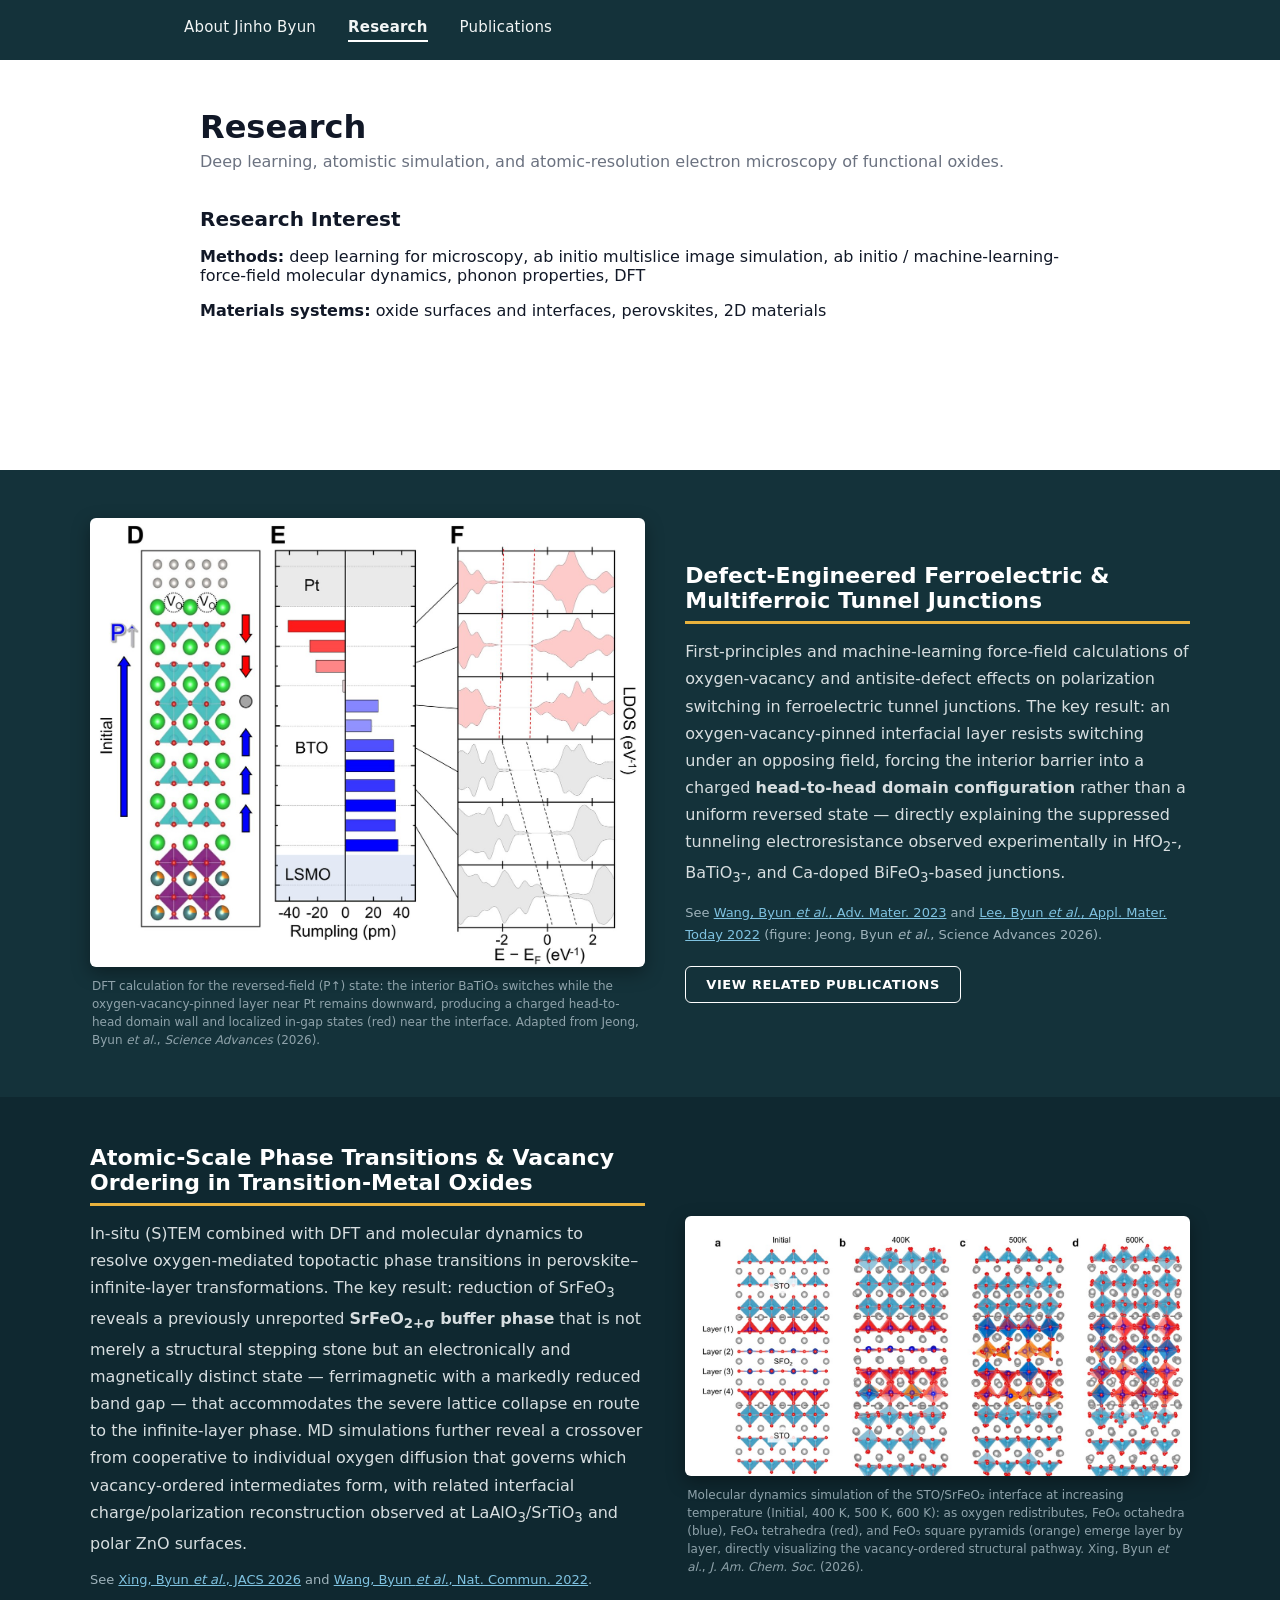
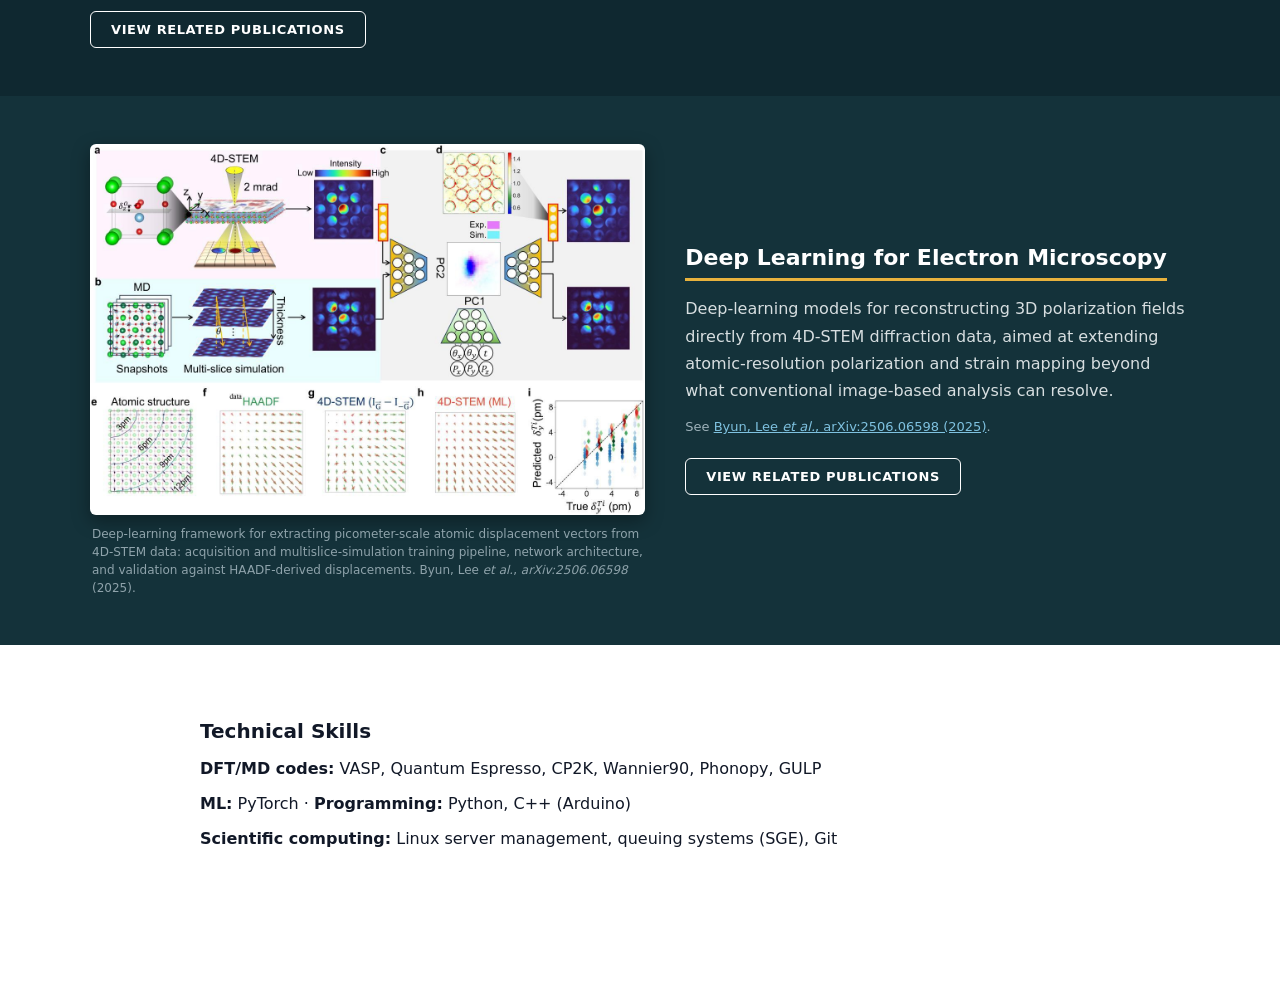
<file: research.html>
<!doctype html>
<html lang="en">
<head>
  <meta charset="utf-8" />
  <meta name="viewport" content="width=device-width, initial-scale=1" />
  <title>Jinho Byun | Research</title>
  <link rel="stylesheet" href="styles.css" />
</head>
<body>
  <nav class="navbar">
    <div class="navbar-inner">
      <a href="index.html">About Jinho Byun</a>
      <a href="research.html" class="active">Research</a>
      <a href="publications.html">Publications</a>
    </div>
  </nav>

  <main>
    <div class="page">
      <h1>Research</h1>
      <p class="subtitle">
        Deep learning, atomistic simulation, and atomic-resolution electron microscopy of functional
        oxides.
      </p>

      <section class="section">
        <h2>Research Interest</h2>
        <p><b>Methods:</b> deep learning for microscopy, ab initio multislice image simulation,
          ab initio / machine-learning-force-field molecular dynamics, phonon properties, DFT</p>
        <p><b>Materials systems:</b> oxide surfaces and interfaces, perovskites, 2D materials</p>
      </section>
    </div>

    <!-- Theme 1 -->
    <section class="research-hero">
      <div class="research-hero-inner">
        <div class="research-hero-figure">
          <img src="assets/figs/bto_fig4_headtohead.jpg" alt="DFT-relaxed atomic structure, layer-resolved rumpling, and local density of states showing a head-to-head polarization configuration under reversed bias in the Pt/BaTiO3/LSMO junction" />
          <p class="research-hero-caption">DFT calculation for the reversed-field (P&#8593;) state: the interior BaTiO&#8323; switches while the oxygen-vacancy-pinned layer near Pt remains downward, producing a charged head-to-head domain wall and localized in-gap states (red) near the interface. Adapted from Jeong, Byun <i>et al.</i>, <i>Science Advances</i> (2026).</p>
        </div>
        <div class="research-hero-text">
          <h3>Defect-Engineered Ferroelectric &amp; Multiferroic Tunnel Junctions</h3>
          <p>
            First-principles and machine-learning force-field calculations of oxygen-vacancy and
            antisite-defect effects on polarization switching in ferroelectric tunnel junctions.
            The key result: an oxygen-vacancy-pinned interfacial layer resists switching under an
            opposing field, forcing the interior barrier into a charged
            <b>head-to-head domain configuration</b> rather than a uniform reversed state &mdash;
            directly explaining the suppressed tunneling electroresistance observed
            experimentally in HfO<sub>2</sub>-, BaTiO<sub>3</sub>-, and Ca-doped
            BiFeO<sub>3</sub>-based junctions.
          </p>
          <p class="research-hero-refs">
            See <a href="https://doi.org/10.1002/adma.202303051">Wang, Byun <i>et al.</i>, Adv. Mater. 2023</a>
            and <a href="https://doi.org/10.1016/j.apmt.2021.101308">Lee, Byun <i>et al.</i>, Appl. Mater. Today 2022</a>
            (figure: Jeong, Byun <i>et al.</i>, Science Advances 2026).
          </p>
          <a class="btn-outline-dark" href="publications.html?q=tunnel">View related publications</a>
        </div>
      </div>
    </section>

    <!-- Theme 2 -->
    <section class="research-hero alt">
      <div class="research-hero-inner">
        <div class="research-hero-figure">
          <img src="assets/figs/jacs_fig5_md.jpg" alt="Molecular dynamics snapshots of the SrTiO3/SrFeO2 slab at increasing temperature, showing octahedral, tetrahedral, and square-pyramidal FeOx polyhedra emerging as oxygen redistributes" />
          <p class="research-hero-caption">Molecular dynamics simulation of the STO/SrFeO&#8322; interface at increasing temperature (Initial, 400 K, 500 K, 600 K): as oxygen redistributes, FeO&#8326; octahedra (blue), FeO&#8324; tetrahedra (red), and FeO&#8325; square pyramids (orange) emerge layer by layer, directly visualizing the vacancy-ordered structural pathway. Xing, Byun <i>et al.</i>, <i>J. Am. Chem. Soc.</i> (2026).</p>
        </div>
        <div class="research-hero-text">
          <h3>Atomic-Scale Phase Transitions &amp; Vacancy Ordering in Transition-Metal Oxides</h3>
          <p>
            In-situ (S)TEM combined with DFT and molecular dynamics to resolve oxygen-mediated
            topotactic phase transitions in perovskite&ndash;infinite-layer transformations.
            The key result: reduction of SrFeO<sub>3</sub> reveals a previously unreported
            <b>SrFeO<sub>2+&sigma;</sub> buffer phase</b> that is not merely a structural
            stepping stone but an electronically and magnetically distinct state &mdash;
            ferrimagnetic with a markedly reduced band gap &mdash; that accommodates the severe
            lattice collapse en route to the infinite-layer phase. MD simulations further reveal
            a crossover from cooperative to individual oxygen diffusion that governs which
            vacancy-ordered intermediates form, with related interfacial charge/polarization
            reconstruction observed at LaAlO<sub>3</sub>/SrTiO<sub>3</sub> and polar ZnO surfaces.
          </p>
          <p class="research-hero-refs">
            See <a href="https://doi.org/10.1021/jacs.6c08044">Xing, Byun <i>et al.</i>, JACS 2026</a>
            and <a href="https://doi.org/10.1038/s41467-022-33353-2">Wang, Byun <i>et al.</i>, Nat. Commun. 2022</a>.
          </p>
          <a class="btn-outline-dark" href="publications.html?q=vacancy">View related publications</a>
        </div>
      </div>
    </section>

    <!-- Theme 3 -->
    <section class="research-hero">
      <div class="research-hero-inner">
        <div class="research-hero-figure">
          <img src="assets/figs/arxiv_full.jpg" alt="Deep learning framework for determining picometer-scale displacement vectors from 4D-STEM data, from data acquisition through network architecture to validation against HAADF" />
          <p class="research-hero-caption">Deep-learning framework for extracting picometer-scale atomic displacement vectors from 4D-STEM data: acquisition and multislice-simulation training pipeline, network architecture, and validation against HAADF-derived displacements. Byun, Lee <i>et al.</i>, <i>arXiv:2506.06598</i> (2025).</p>
        </div>
        <div class="research-hero-text">
          <h3>Deep Learning for Electron Microscopy</h3>
          <p>
            Deep-learning models for reconstructing 3D polarization fields directly from 4D-STEM
            diffraction data, aimed at extending atomic-resolution polarization and strain mapping
            beyond what conventional image-based analysis can resolve.
          </p>
          <p class="research-hero-refs">
            See <a href="https://doi.org/10.48550/arXiv.2506.06598">Byun, Lee <i>et al.</i>, arXiv:2506.06598 (2025)</a>.
          </p>
          <a class="btn-outline-dark" href="publications.html?q=deep%20learning">View related publications</a>
        </div>
      </div>
    </section>

    <div class="page">
      <section class="section">
        <h2>Technical Skills</h2>
        <p><b>DFT/MD codes:</b> VASP, Quantum Espresso, CP2K, Wannier90, Phonopy, GULP</p>
        <p><b>ML:</b> PyTorch &middot; <b>Programming:</b> Python, C++ (Arduino)</p>
        <p><b>Scientific computing:</b> Linux server management, queuing systems (SGE), Git</p>
      </section>
    </div>
  </main>
</body>
</html>
</file>
<file: styles.css>
:root {
  --bg: #ffffff;
  --text: #111827;
  --muted: #6b7280;
  --border: #e5e7eb;
  --accent: #111827;
  --nav-bg: #14323a;
  --link: #1d6f8c;
}
* { box-sizing: border-box; }
body {
  margin: 0;
  font-family: ui-sans-serif, system-ui, -apple-system, Segoe UI, Roboto, Helvetica, Arial, "Apple Color Emoji", "Segoe UI Emoji";
  color: var(--text);
  background: var(--bg);
}

/* ---------- Navbar ---------- */
.navbar {
  background: var(--nav-bg);
}
.navbar-inner {
  max-width: 960px;
  margin: 0 auto;
  display: flex;
  gap: 32px;
  padding: 18px 24px;
}
.navbar a {
  color: #f2f5f5;
  text-decoration: none;
  font-size: 15px;
  letter-spacing: 0.2px;
  padding-bottom: 4px;
  border-bottom: 2px solid transparent;
}
.navbar a:hover {
  color: #ffffff;
}
.navbar a.active {
  border-bottom: 2px solid #ffffff;
  font-weight: 600;
}

/* ---------- Shared page layout ---------- */
.page {
  max-width: 920px;
  margin: 48px auto;
  padding: 0 20px 60px;
}
.hero {
  display: grid;
  grid-template-columns: 140px 1fr;
  gap: 24px;
  align-items: center;
  padding-bottom: 28px;
  border-bottom: 1px solid var(--border);
}
.avatar {
  width: 140px;
  height: 186px;
  object-fit: cover;
  border-radius: 8px;
  border: 1px solid var(--border);
}
h1 {
  margin: 0 0 6px 0;
  font-size: 32px;
  font-weight: 700;
}
.subtitle {
  margin: 0 0 10px 0;
  color: var(--muted);
}
.contact {
  margin: 0 0 14px 0;
  color: var(--muted);
  font-size: 14px;
  line-height: 1.5;
}
.links { display: flex; gap: 10px; flex-wrap: wrap; }
.btn {
  display: inline-block;
  padding: 8px 12px;
  border-radius: 6px;
  background: var(--accent);
  color: #fff;
  text-decoration: none;
  font-size: 14px;
}
.btn.ghost {
  background: transparent;
  color: var(--accent);
  border: 1px solid var(--border);
}
.section { padding: 26px 0; border-bottom: 1px solid var(--border); }
.section:last-child { border-bottom: none; }
h2 {
  margin: 0 0 12px 0;
  font-size: 20px;
}
@media (max-width: 680px) {
  .hero { grid-template-columns: 1fr; }
  .avatar { width: 120px; height: 160px; }
  .navbar-inner { gap: 18px; flex-wrap: wrap; }
}

/* ---------- Publications page ---------- */
.pub-page-title {
  text-align: center;
  font-size: 40px;
  letter-spacing: 2px;
  margin: 28px 0 24px 0;
}
.pub-filters {
  display: flex;
  gap: 12px;
  margin-bottom: 22px;
  flex-wrap: wrap;
}
.pub-filters input[type="search"],
.pub-filters select {
  border: 1px solid var(--border);
  border-radius: 8px;
  padding: 10px 12px;
  font-size: 14px;
  color: var(--text);
  background: #fff;
}
.pub-filters input[type="search"] {
  flex: 1 1 260px;
  min-width: 200px;
}
.pub-filters select {
  flex: 0 0 auto;
  min-width: 140px;
}
.pub-count {
  color: var(--muted);
  font-size: 13px;
  margin: 0 0 10px 0;
}
.pub-list {
  border-top: 1px solid var(--border);
}
.pub-item {
  padding: 18px 0;
  border-bottom: 1px solid var(--border);
}
.pub-item.hidden { display: none; }
.pub-num {
  font-weight: 700;
  margin-right: 4px;
}
.pub-icon {
  display: inline-block;
  width: 14px;
  height: 14px;
  vertical-align: -2px;
  margin-right: 4px;
  opacity: 0.55;
}
.pub-authors {
  color: #1f2937;
  font-size: 15px;
}
.pub-equal {
  font-size: 0.65em;
  vertical-align: super;
  color: var(--muted);
}
.pub-corr {
  display: inline-flex;
  align-items: center;
  justify-content: center;
  width: 15px;
  height: 15px;
  border-radius: 50%;
  background: #111827;
  color: #fff;
  font-size: 9px;
  font-weight: 700;
  margin-left: 2px;
  vertical-align: middle;
}
.tooltip {
  position: relative;
  cursor: help;
}
.tooltip::after,
.tooltip::before {
  opacity: 0;
  pointer-events: none;
  transition: opacity 0.12s ease;
  position: absolute;
  left: 50%;
  transform: translateX(-50%);
  z-index: 20;
}
.tooltip::after {
  content: attr(data-tooltip);
  bottom: 130%;
  background: #111827;
  color: #fff;
  padding: 6px 12px;
  border-radius: 8px;
  font-size: 12px;
  font-weight: 600;
  white-space: nowrap;
  box-shadow: 0 4px 10px rgba(0, 0, 0, 0.18);
}
.tooltip::before {
  content: "";
  bottom: 122%;
  border: 5px solid transparent;
  border-top-color: #111827;
}
.tooltip:hover::after,
.tooltip:hover::before {
  opacity: 1;
}
.pub-title {
  color: var(--link);
  margin: 4px 0 3px 0;
  font-size: 15.5px;
  line-height: 1.35;
}
.pub-venue {
  font-size: 14px;
  color: #374151;
}
.pub-venue i { font-style: italic; }
.pub-venue b { font-weight: 700; }
.pub-status {
  display: inline-block;
  margin-left: 8px;
  padding: 1px 8px;
  border-radius: 10px;
  font-size: 11px;
  font-weight: 600;
  color: #92400e;
  background: #fef3c7;
}
.pub-status.accepted {
  color: #065f46;
  background: #d1fae5;
}
.pub-badges {
  margin-top: 8px;
  display: flex;
  gap: 8px;
  flex-wrap: wrap;
}
.badge {
  display: inline-block;
  border: 1px solid var(--border);
  border-radius: 14px;
  padding: 2px 12px;
  font-size: 12px;
  color: #374151;
  text-decoration: none;
}
.badge:hover { background: #f3f4f6; }
.pub-empty {
  padding: 30px 0;
  color: var(--muted);
  text-align: center;
}

/* ---------- Research page: full-bleed theme sections ---------- */
.research-hero {
  background: var(--nav-bg);
  padding: 48px 20px;
}
.research-hero:nth-of-type(even) {
  background: #0f2830;
}
.research-hero-inner {
  max-width: 1100px;
  margin: 0 auto;
  display: grid;
  grid-template-columns: 1.1fr 1fr;
  gap: 40px;
  align-items: center;
}
.research-hero.alt .research-hero-figure { order: 2; }
.research-hero.alt .research-hero-text { order: 1; }
.research-hero-figure svg,
.research-hero-figure img {
  width: 100%;
  height: auto;
  display: block;
  border-radius: 6px;
  box-shadow: 0 6px 18px rgba(0, 0, 0, 0.35);
}
.research-hero-caption {
  margin: 10px 2px 0 2px;
  font-size: 12px;
  line-height: 1.5;
  color: #8fa3ab;
}
.research-hero-text h3 {
  color: #fff;
  font-size: 22px;
  font-weight: 700;
  margin: 0 0 14px 0;
  padding-bottom: 8px;
  border-bottom: 3px solid #e8b23d;
  display: inline-block;
}
.research-hero-text p {
  color: #d7dee0;
  line-height: 1.7;
  margin: 0 0 12px 0;
}
.research-hero-refs {
  font-size: 13px;
  color: #9fb3bb !important;
}
.research-hero-refs a {
  color: #7fc2e0;
  text-decoration: underline;
}
.research-hero-refs a:hover { color: #a9dbf0; }
.btn-outline-dark {
  display: inline-block;
  margin-top: 8px;
  padding: 10px 20px;
  border: 1.5px solid #fff;
  border-radius: 6px;
  color: #fff;
  text-decoration: none;
  font-size: 13px;
  font-weight: 700;
  letter-spacing: 0.6px;
  text-transform: uppercase;
}
.btn-outline-dark:hover { background: rgba(255, 255, 255, 0.1); }
@media (max-width: 760px) {
  .research-hero-inner { grid-template-columns: 1fr; }
  .research-hero.alt .research-hero-figure,
  .research-hero.alt .research-hero-text { order: initial; }
}
</file>
